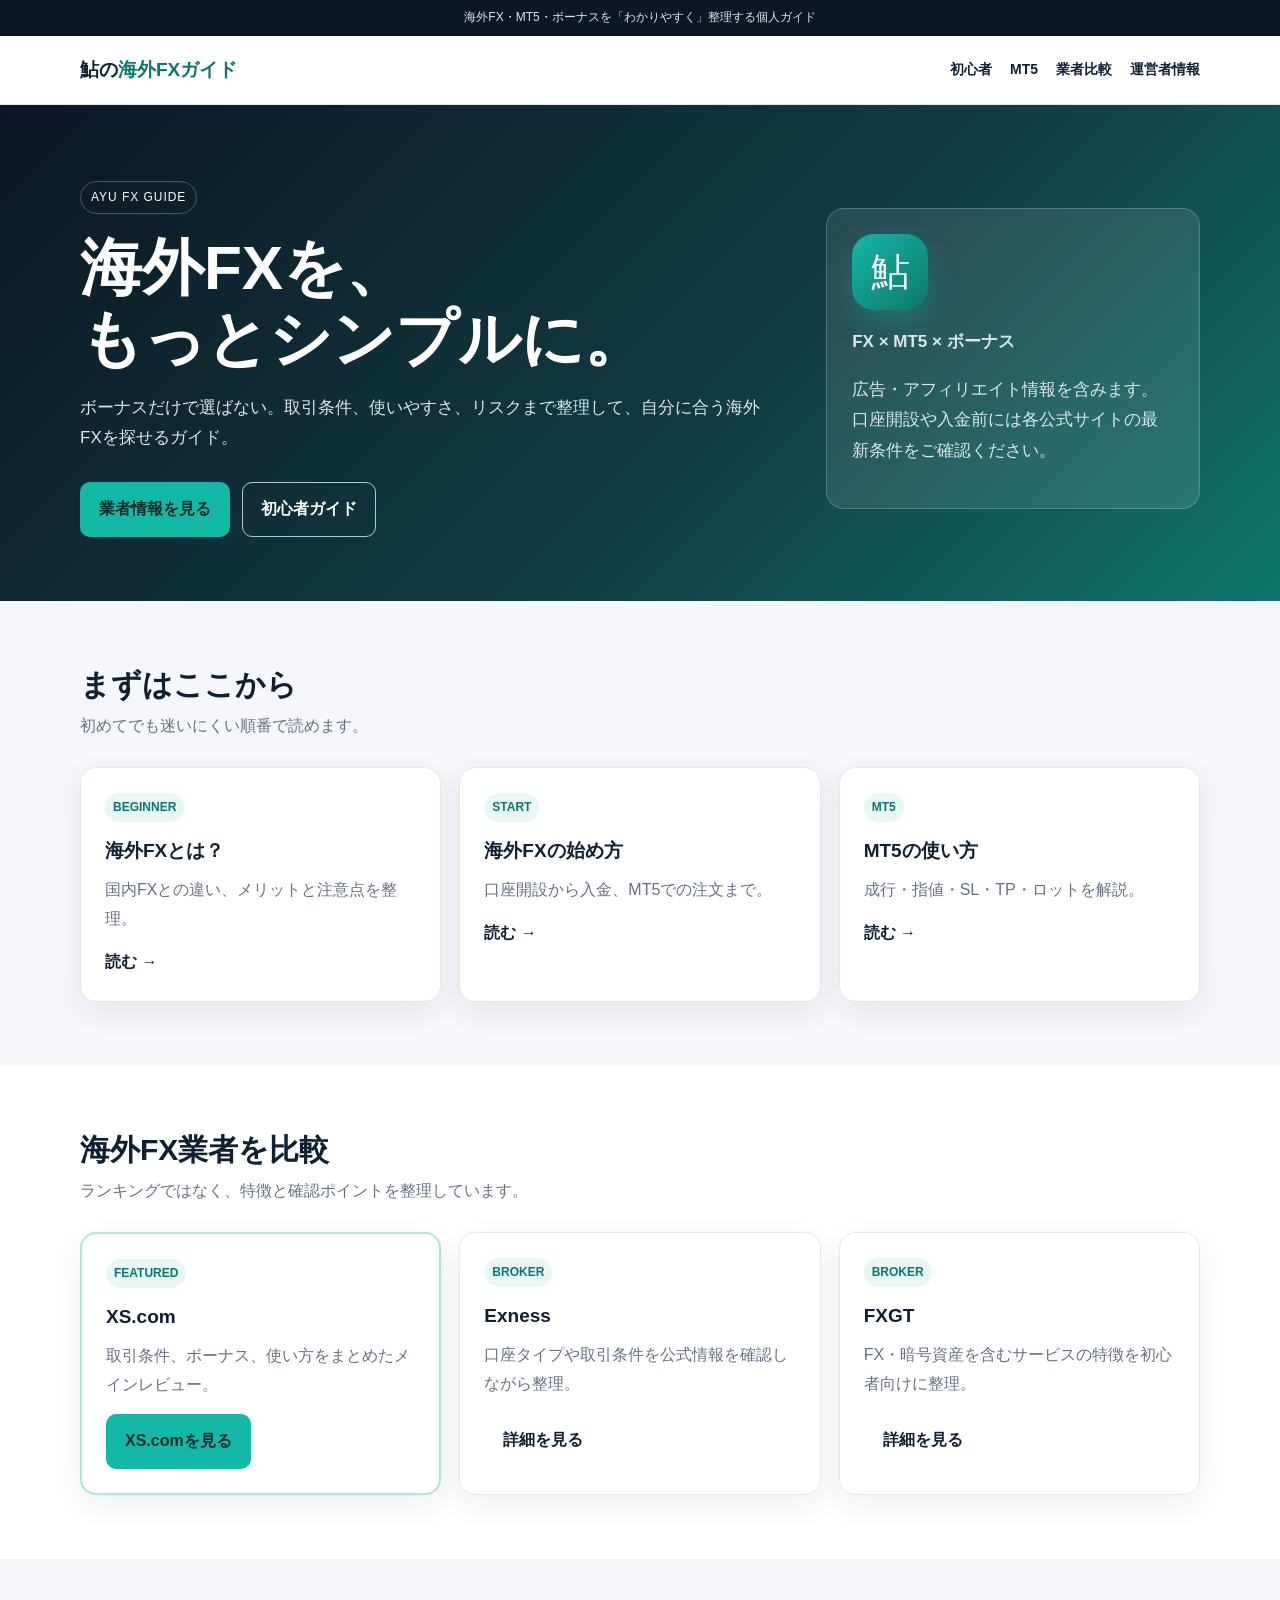
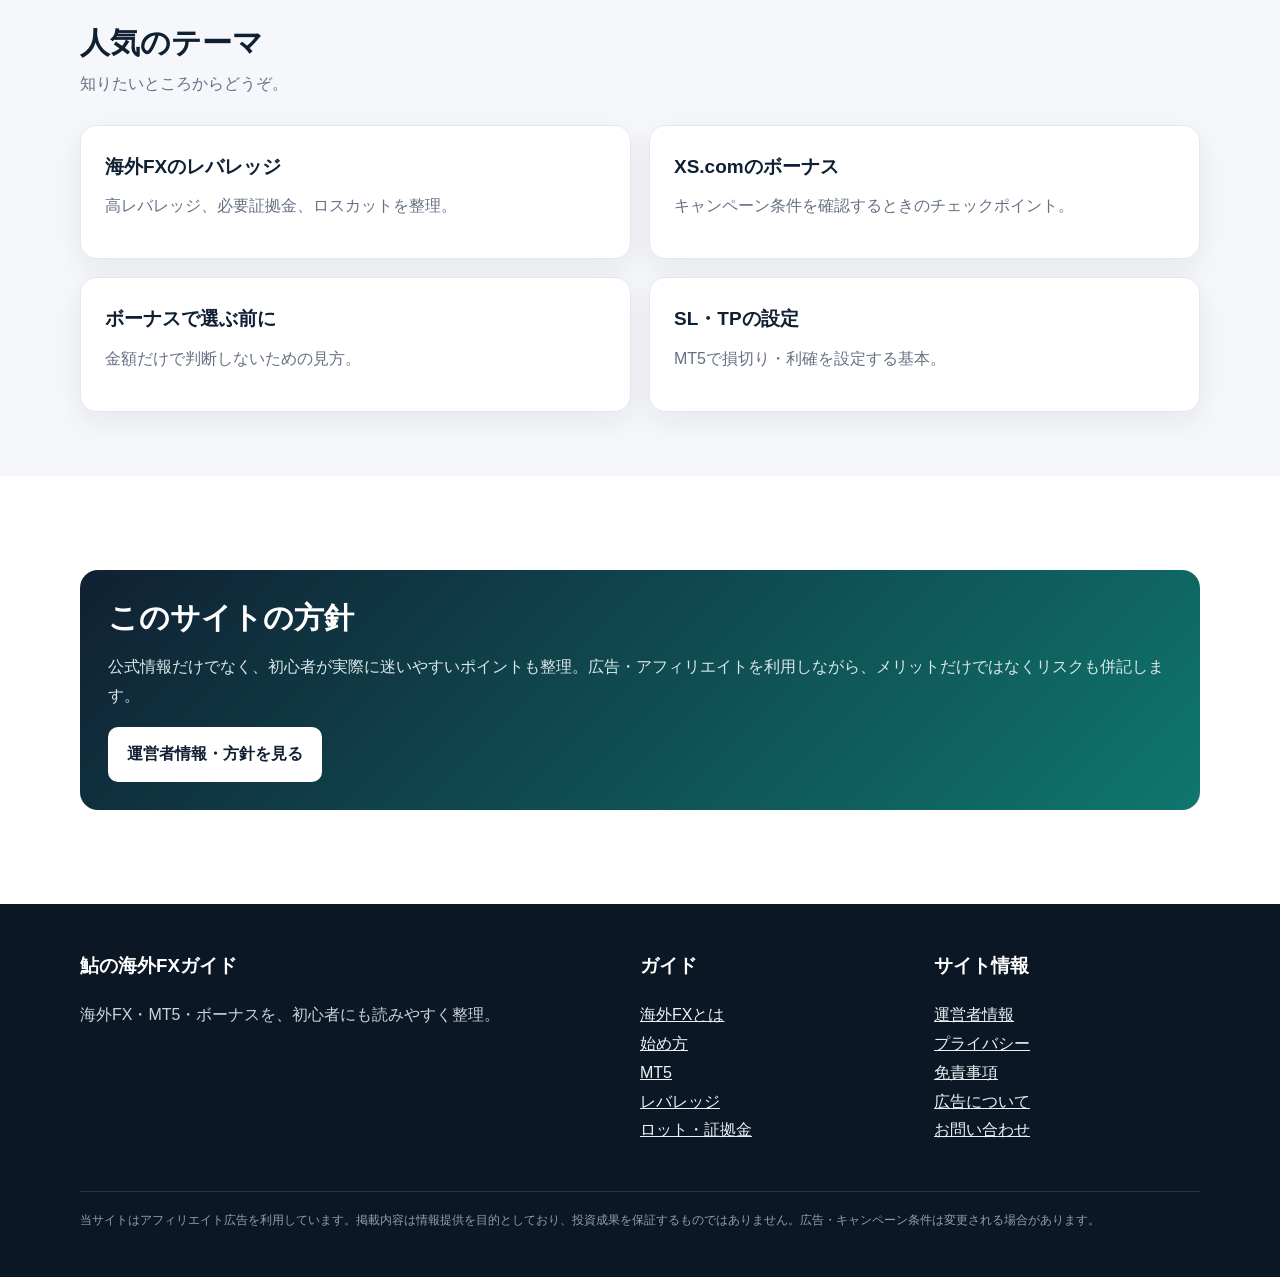
<file: index.html>
<!doctype html><html lang="ja"><head><meta charset="utf-8"><meta name="viewport" content="width=device-width,initial-scale=1"><meta name="description" content="海外FX初心者向けに、口座選び、MT5、レバレッジ、ボーナスなどをわかりやすく整理する情報サイトです。"><link rel="canonical" href="https://fxnavilab.github.io/ayu--fx/"><link rel="icon" href="assets/favicon.svg"><link rel="stylesheet" href="style.css"><title>鮎の海外FXガイド｜海外FX・MT5・ボーナスをわかりやすく</title><script type="application/ld+json">{"@context":"https://schema.org","@type":"WebSite","name":"鮎の海外FXガイド","url":"https://fxnavilab.github.io/ayu--fx/","description":"海外FX・MT5・ボーナスを初心者向けに整理する情報サイト"}</script></head><body><div class="topbar">海外FX・MT5・ボーナスを「わかりやすく」整理する個人ガイド</div><header class="site-header"><div class="wrap nav"><a class="brand" href="index.html">鮎の<span>海外FXガイド</span></a><nav class="navlinks"><a href="guide/kaigai-fx-toha.html">初心者</a><a href="guide/mt5.html">MT5</a><a href="#brokers">業者比較</a><a href="about.html">運営者情報</a></nav><span class="menu">MENU</span></div></header><main><section class="hero"><div class="wrap hero-grid"><div><span class="eyebrow">AYU FX GUIDE</span><h1>海外FXを、<br>もっとシンプルに。</h1><p>ボーナスだけで選ばない。取引条件、使いやすさ、リスクまで整理して、自分に合う海外FXを探せるガイド。</p><div class="cta-row"><a class="btn btn-primary" href="brokers/xs.html">業者情報を見る</a><a class="btn btn-outline" href="guide/kaigai-fx-toha.html">初心者ガイド</a></div></div><div class="hero-card"><div class="logo-mark">鮎</div><p><strong>FX × MT5 × ボーナス</strong></p><p>広告・アフィリエイト情報を含みます。口座開設や入金前には各公式サイトの最新条件をご確認ください。</p></div></div></section><section class="section"><div class="wrap"><div class="section-head"><h2>まずはここから</h2><p class="lead">初めてでも迷いにくい順番で読めます。</p></div><div class="grid"><a class="card card-link" href="guide/kaigai-fx-toha.html"><span class="tag">BEGINNER</span><h3>海外FXとは？</h3><p>国内FXとの違い、メリットと注意点を整理。</p><b>読む →</b></a><a class="card card-link" href="guide/hajimekata.html"><span class="tag">START</span><h3>海外FXの始め方</h3><p>口座開設から入金、MT5での注文まで。</p><b>読む →</b></a><a class="card card-link" href="guide/mt5.html"><span class="tag">MT5</span><h3>MT5の使い方</h3><p>成行・指値・SL・TP・ロットを解説。</p><b>読む →</b></a></div></div></section><section class="section alt" id="brokers"><div class="wrap"><div class="section-head"><h2>海外FX業者を比較</h2><p class="lead">ランキングではなく、特徴と確認ポイントを整理しています。</p></div><div class="grid"><div class="card broker-card featured"><span class="tag">FEATURED</span><h3>XS.com</h3><p>取引条件、ボーナス、使い方をまとめたメインレビュー。</p><a class="btn btn-primary" href="brokers/xs.html">XS.comを見る</a></div><div class="card broker-card"><span class="tag">BROKER</span><h3>Exness</h3><p>口座タイプや取引条件を公式情報を確認しながら整理。</p><a class="btn btn-light" href="brokers/exness.html">詳細を見る</a></div><div class="card broker-card"><span class="tag">BROKER</span><h3>FXGT</h3><p>FX・暗号資産を含むサービスの特徴を初心者向けに整理。</p><a class="btn btn-light" href="brokers/fxgt.html">詳細を見る</a></div></div></div></section><section class="section"><div class="wrap"><div class="section-head"><h2>人気のテーマ</h2><p class="lead">知りたいところからどうぞ。</p></div><div class="grid grid-2"><a class="card card-link" href="guide/leverage.html"><h3>海外FXのレバレッジ</h3><p>高レバレッジ、必要証拠金、ロスカットを整理。</p></a><a class="card card-link" href="guide/xs-bonus.html"><h3>XS.comのボーナス</h3><p>キャンペーン条件を確認するときのチェックポイント。</p></a><a class="card card-link" href="guide/bonus-check.html"><h3>ボーナスで選ぶ前に</h3><p>金額だけで判断しないための見方。</p></a><a class="card card-link" href="guide/sl-tp.html"><h3>SL・TPの設定</h3><p>MT5で損切り・利確を設定する基本。</p></a></div></div></section><section class="section alt"><div class="wrap"><div class="cta-box"><h2>このサイトの方針</h2><p>公式情報だけでなく、初心者が実際に迷いやすいポイントも整理。広告・アフィリエイトを利用しながら、メリットだけではなくリスクも併記します。</p><a class="btn btn-light" href="about.html">運営者情報・方針を見る</a></div></div></section></main><footer class="footer"><div class="wrap footer-grid"><div><h3>鮎の海外FXガイド</h3><p>海外FX・MT5・ボーナスを、初心者にも読みやすく整理。</p></div><div><h3>ガイド</h3><p><a href="guide/kaigai-fx-toha.html">海外FXとは</a><br><a href="guide/hajimekata.html">始め方</a><br><a href="guide/mt5.html">MT5</a><br><a href="guide/leverage.html">レバレッジ</a><br><a href="guide/lot.html">ロット・証拠金</a></p></div><div><h3>サイト情報</h3><p><a href="about.html">運営者情報</a><br><a href="privacy.html">プライバシー</a><br><a href="disclaimer.html">免責事項</a><br><a href="affiliate.html">広告について</a><br><a href="contact.html">お問い合わせ</a></p></div></div><div class="wrap disclosure">当サイトはアフィリエイト広告を利用しています。掲載内容は情報提供を目的としており、投資成果を保証するものではありません。広告・キャンペーン条件は変更される場合があります。</div></footer></body></html>
</file>
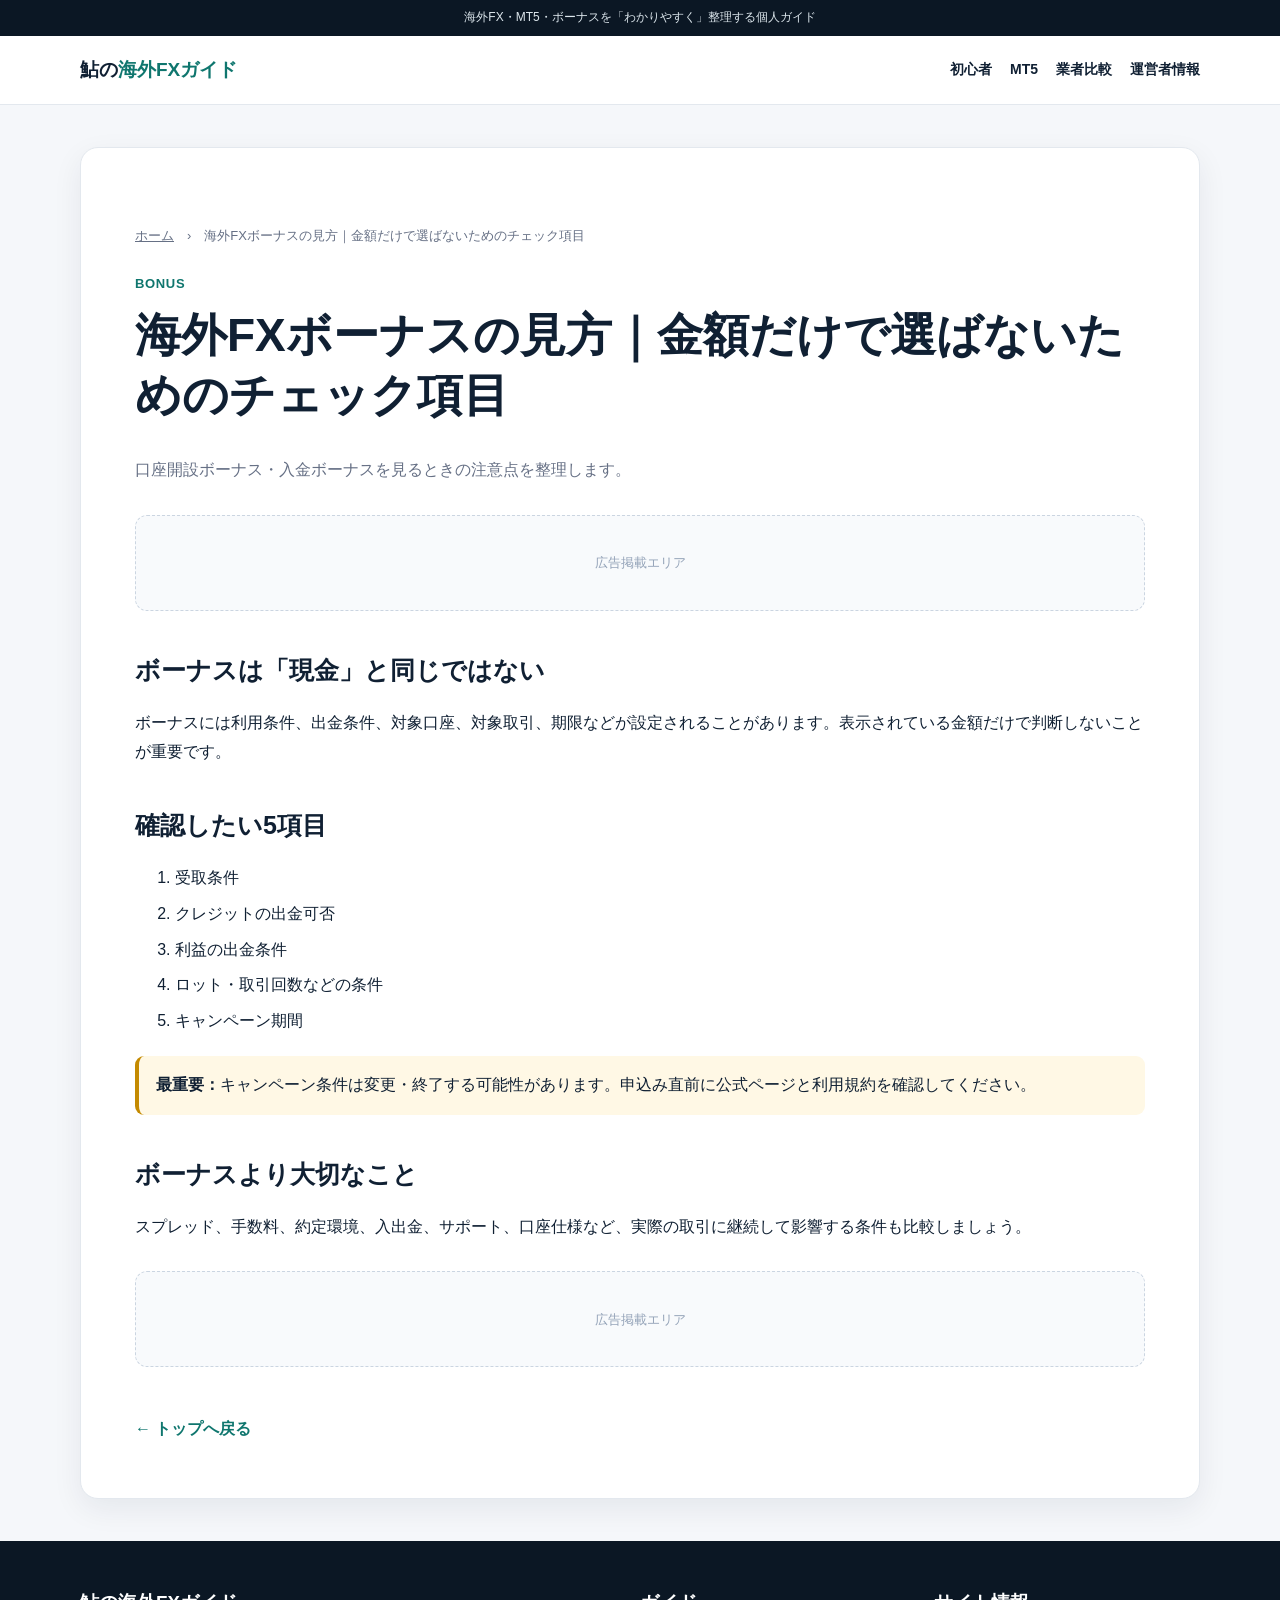
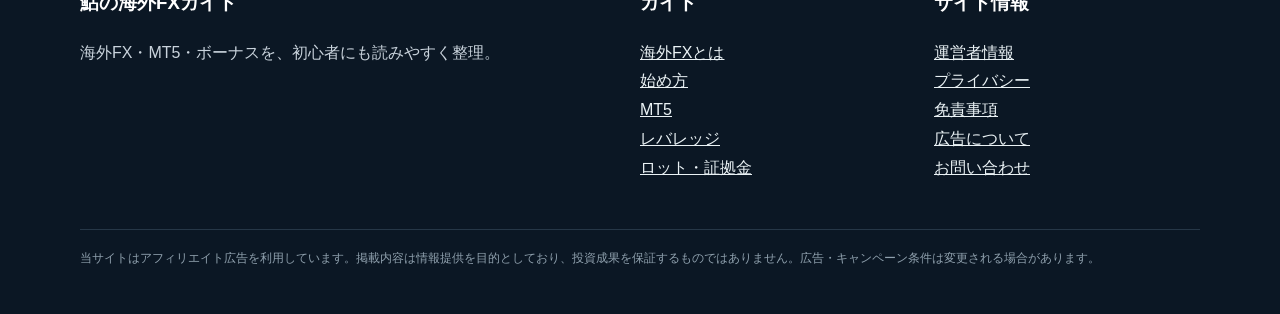
<file: bonus-check.html>
<!doctype html><html lang="ja"><head><meta charset="utf-8"><meta name="viewport" content="width=device-width,initial-scale=1"><meta name="description" content="口座開設ボーナス・入金ボーナスを見るときの注意点を整理します。"><link rel="canonical" href="https://fxnavilab.github.io/ayu--fx/guide/bonus-check.html"><link rel="icon" href="../assets/favicon.svg"><link rel="stylesheet" href="../style.css"><title>海外FXボーナスの見方｜金額だけで選ばないためのチェック項目｜鮎の海外FXガイド</title><script type="application/ld+json">{"@context":"https://schema.org","@type":"WebSite","name":"鮎の海外FXガイド","url":"https://fxnavilab.github.io/ayu--fx/","description":"海外FX・MT5・ボーナスを初心者向けに整理する情報サイト"}</script></head><body><div class="topbar">海外FX・MT5・ボーナスを「わかりやすく」整理する個人ガイド</div><header class="site-header"><div class="wrap nav"><a class="brand" href="../index.html">鮎の<span>海外FXガイド</span></a><nav class="navlinks"><a href="../guide/kaigai-fx-toha.html">初心者</a><a href="../guide/mt5.html">MT5</a><a href="../#brokers">業者比較</a><a href="../about.html">運営者情報</a></nav><span class="menu">MENU</span></div></header><main><div class="wrap"><div class="article"><div class="breadcrumb"><a href="../index.html">ホーム</a>　›　海外FXボーナスの見方｜金額だけで選ばないためのチェック項目</div><span class="kicker">BONUS</span><h1>海外FXボーナスの見方｜金額だけで選ばないためのチェック項目</h1><p class="lead">口座開設ボーナス・入金ボーナスを見るときの注意点を整理します。</p><div class="ad-slot" aria-label="広告掲載エリア">広告掲載エリア</div><h2>ボーナスは「現金」と同じではない</h2><p>ボーナスには利用条件、出金条件、対象口座、対象取引、期限などが設定されることがあります。表示されている金額だけで判断しないことが重要です。</p><h2>確認したい5項目</h2><ol><li>受取条件</li><li>クレジットの出金可否</li><li>利益の出金条件</li><li>ロット・取引回数などの条件</li><li>キャンペーン期間</li></ol><div class="warning"><strong>最重要：</strong>キャンペーン条件は変更・終了する可能性があります。申込み直前に公式ページと利用規約を確認してください。</div><h2>ボーナスより大切なこと</h2><p>スプレッド、手数料、約定環境、入出金、サポート、口座仕様など、実際の取引に継続して影響する条件も比較しましょう。</p><div class="ad-slot" aria-label="広告掲載エリア">広告掲載エリア</div><a class="back" href="../index.html">← トップへ戻る</a></div></div></main><footer class="footer"><div class="wrap footer-grid"><div><h3>鮎の海外FXガイド</h3><p>海外FX・MT5・ボーナスを、初心者にも読みやすく整理。</p></div><div><h3>ガイド</h3><p><a href="../guide/kaigai-fx-toha.html">海外FXとは</a><br><a href="../guide/hajimekata.html">始め方</a><br><a href="../guide/mt5.html">MT5</a><br><a href="../guide/leverage.html">レバレッジ</a><br><a href="../guide/lot.html">ロット・証拠金</a></p></div><div><h3>サイト情報</h3><p><a href="../about.html">運営者情報</a><br><a href="../privacy.html">プライバシー</a><br><a href="../disclaimer.html">免責事項</a><br><a href="../affiliate.html">広告について</a><br><a href="../contact.html">お問い合わせ</a></p></div></div><div class="wrap disclosure">当サイトはアフィリエイト広告を利用しています。掲載内容は情報提供を目的としており、投資成果を保証するものではありません。広告・キャンペーン条件は変更される場合があります。</div></footer></body></html>
</file>
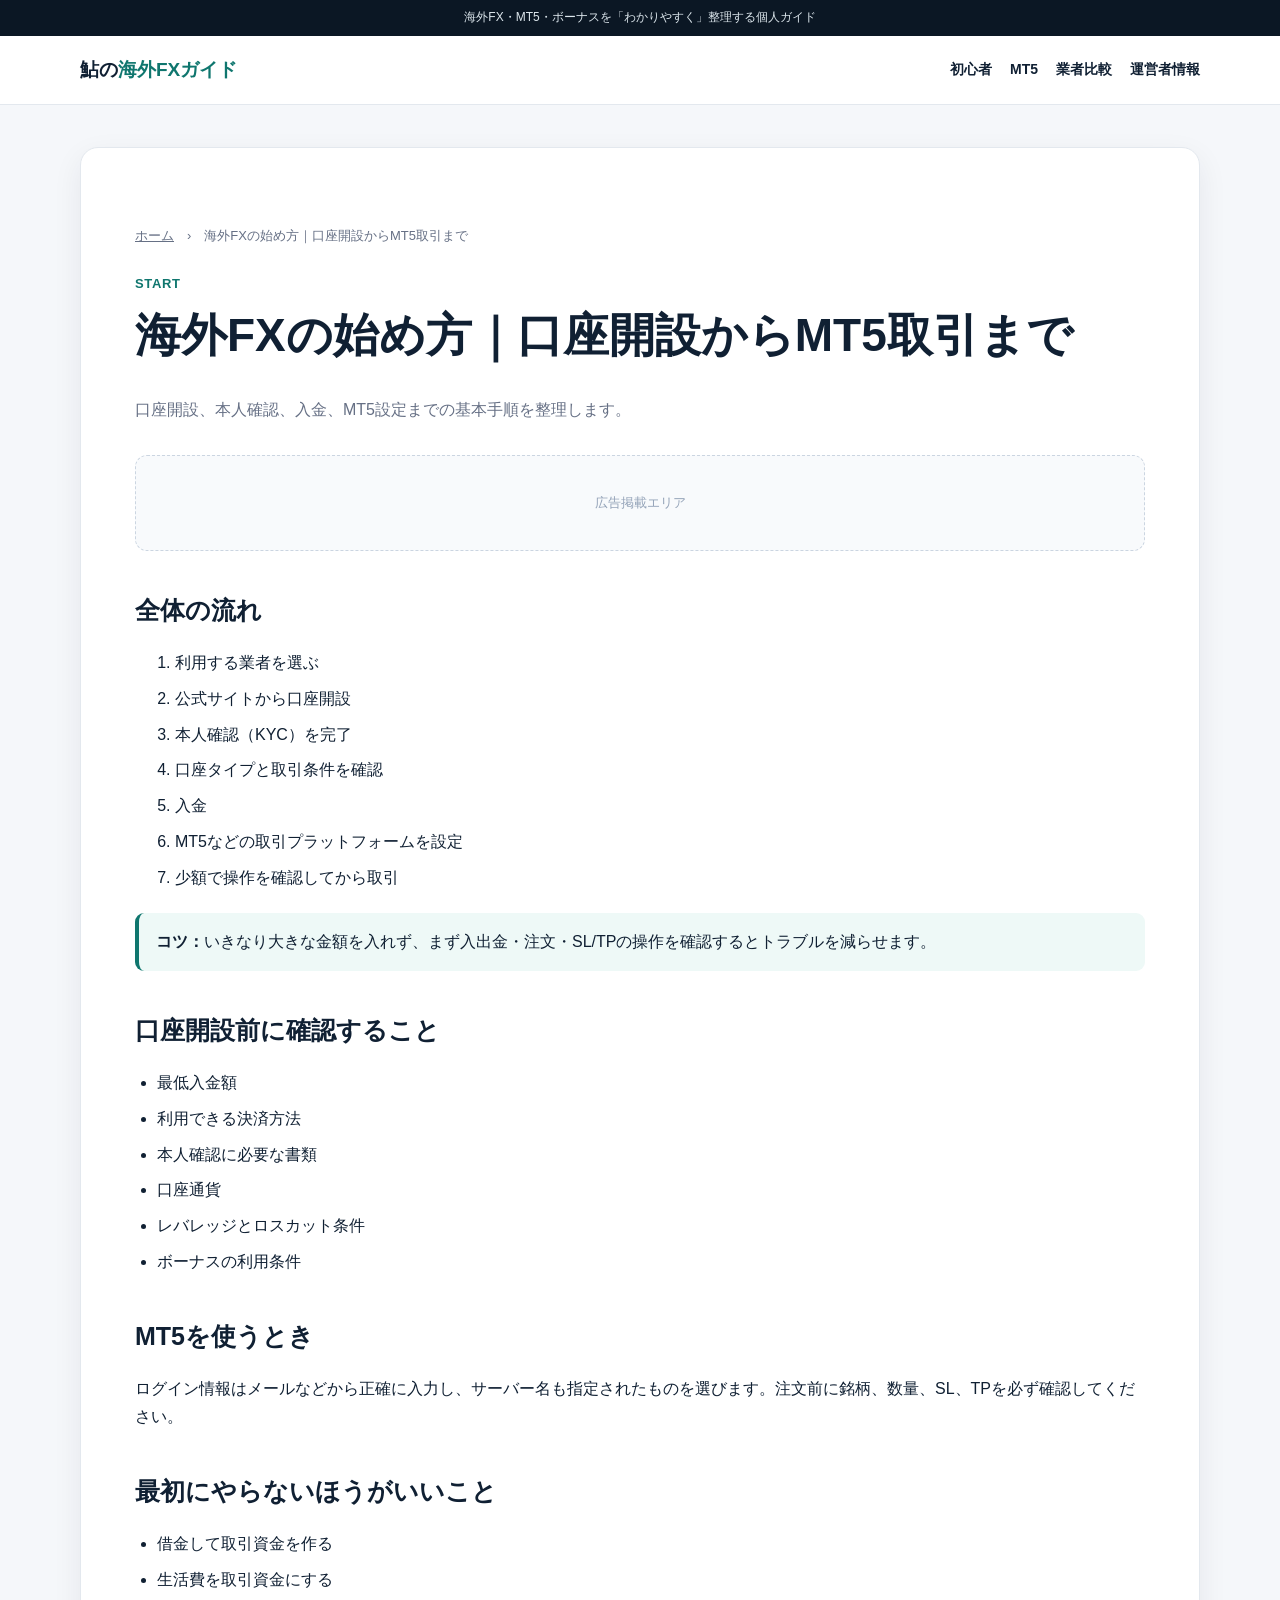
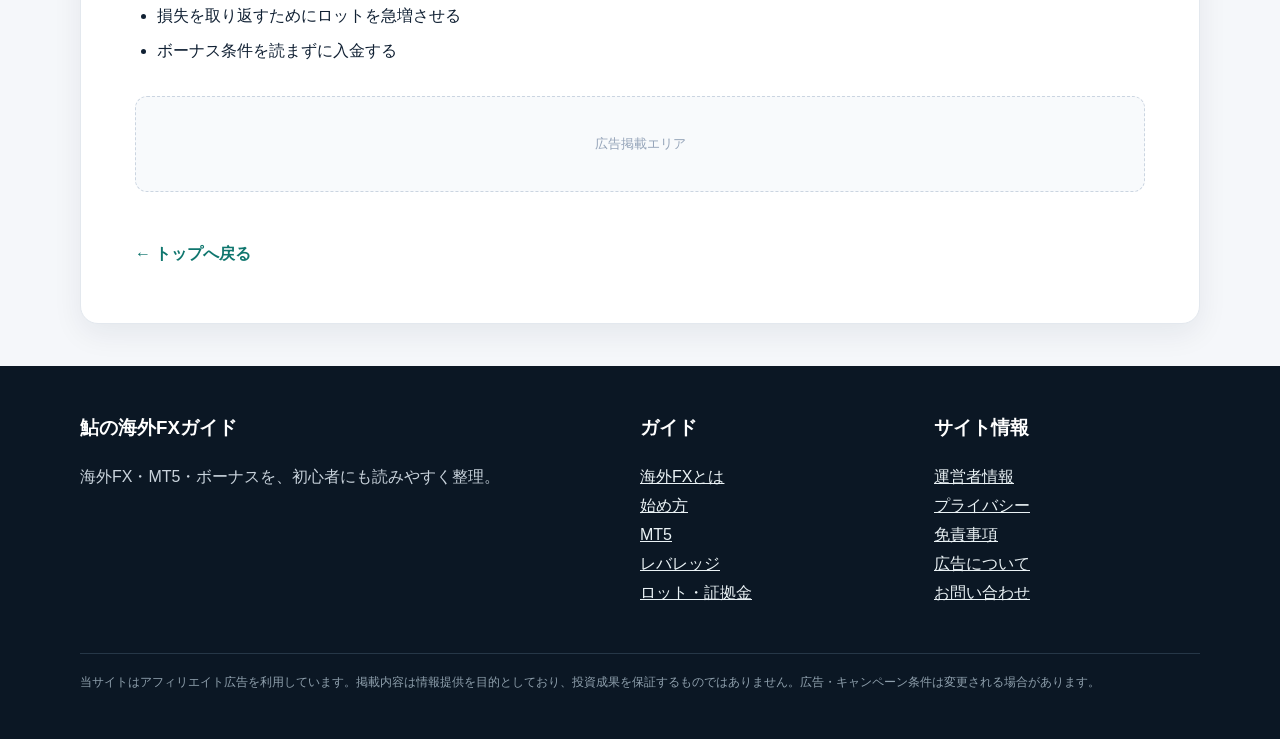
<file: hajimekata.html>
<!doctype html><html lang="ja"><head><meta charset="utf-8"><meta name="viewport" content="width=device-width,initial-scale=1"><meta name="description" content="口座開設、本人確認、入金、MT5設定までの基本手順を整理します。"><link rel="canonical" href="https://fxnavilab.github.io/ayu--fx/guide/hajimekata.html"><link rel="icon" href="../assets/favicon.svg"><link rel="stylesheet" href="../style.css"><title>海外FXの始め方｜口座開設からMT5取引まで｜鮎の海外FXガイド</title><script type="application/ld+json">{"@context":"https://schema.org","@type":"WebSite","name":"鮎の海外FXガイド","url":"https://fxnavilab.github.io/ayu--fx/","description":"海外FX・MT5・ボーナスを初心者向けに整理する情報サイト"}</script></head><body><div class="topbar">海外FX・MT5・ボーナスを「わかりやすく」整理する個人ガイド</div><header class="site-header"><div class="wrap nav"><a class="brand" href="../index.html">鮎の<span>海外FXガイド</span></a><nav class="navlinks"><a href="../guide/kaigai-fx-toha.html">初心者</a><a href="../guide/mt5.html">MT5</a><a href="../#brokers">業者比較</a><a href="../about.html">運営者情報</a></nav><span class="menu">MENU</span></div></header><main><div class="wrap"><div class="article"><div class="breadcrumb"><a href="../index.html">ホーム</a>　›　海外FXの始め方｜口座開設からMT5取引まで</div><span class="kicker">START</span><h1>海外FXの始め方｜口座開設からMT5取引まで</h1><p class="lead">口座開設、本人確認、入金、MT5設定までの基本手順を整理します。</p><div class="ad-slot" aria-label="広告掲載エリア">広告掲載エリア</div><h2>全体の流れ</h2><ol><li>利用する業者を選ぶ</li><li>公式サイトから口座開設</li><li>本人確認（KYC）を完了</li><li>口座タイプと取引条件を確認</li><li>入金</li><li>MT5などの取引プラットフォームを設定</li><li>少額で操作を確認してから取引</li></ol><div class="note"><strong>コツ：</strong>いきなり大きな金額を入れず、まず入出金・注文・SL/TPの操作を確認するとトラブルを減らせます。</div><h2>口座開設前に確認すること</h2><ul><li>最低入金額</li><li>利用できる決済方法</li><li>本人確認に必要な書類</li><li>口座通貨</li><li>レバレッジとロスカット条件</li><li>ボーナスの利用条件</li></ul><h2>MT5を使うとき</h2><p>ログイン情報はメールなどから正確に入力し、サーバー名も指定されたものを選びます。注文前に銘柄、数量、SL、TPを必ず確認してください。</p><h2>最初にやらないほうがいいこと</h2><ul><li>借金して取引資金を作る</li><li>生活費を取引資金にする</li><li>損失を取り返すためにロットを急増させる</li><li>ボーナス条件を読まずに入金する</li></ul><div class="ad-slot" aria-label="広告掲載エリア">広告掲載エリア</div><a class="back" href="../index.html">← トップへ戻る</a></div></div></main><footer class="footer"><div class="wrap footer-grid"><div><h3>鮎の海外FXガイド</h3><p>海外FX・MT5・ボーナスを、初心者にも読みやすく整理。</p></div><div><h3>ガイド</h3><p><a href="../guide/kaigai-fx-toha.html">海外FXとは</a><br><a href="../guide/hajimekata.html">始め方</a><br><a href="../guide/mt5.html">MT5</a><br><a href="../guide/leverage.html">レバレッジ</a><br><a href="../guide/lot.html">ロット・証拠金</a></p></div><div><h3>サイト情報</h3><p><a href="../about.html">運営者情報</a><br><a href="../privacy.html">プライバシー</a><br><a href="../disclaimer.html">免責事項</a><br><a href="../affiliate.html">広告について</a><br><a href="../contact.html">お問い合わせ</a></p></div></div><div class="wrap disclosure">当サイトはアフィリエイト広告を利用しています。掲載内容は情報提供を目的としており、投資成果を保証するものではありません。広告・キャンペーン条件は変更される場合があります。</div></footer></body></html>
</file>
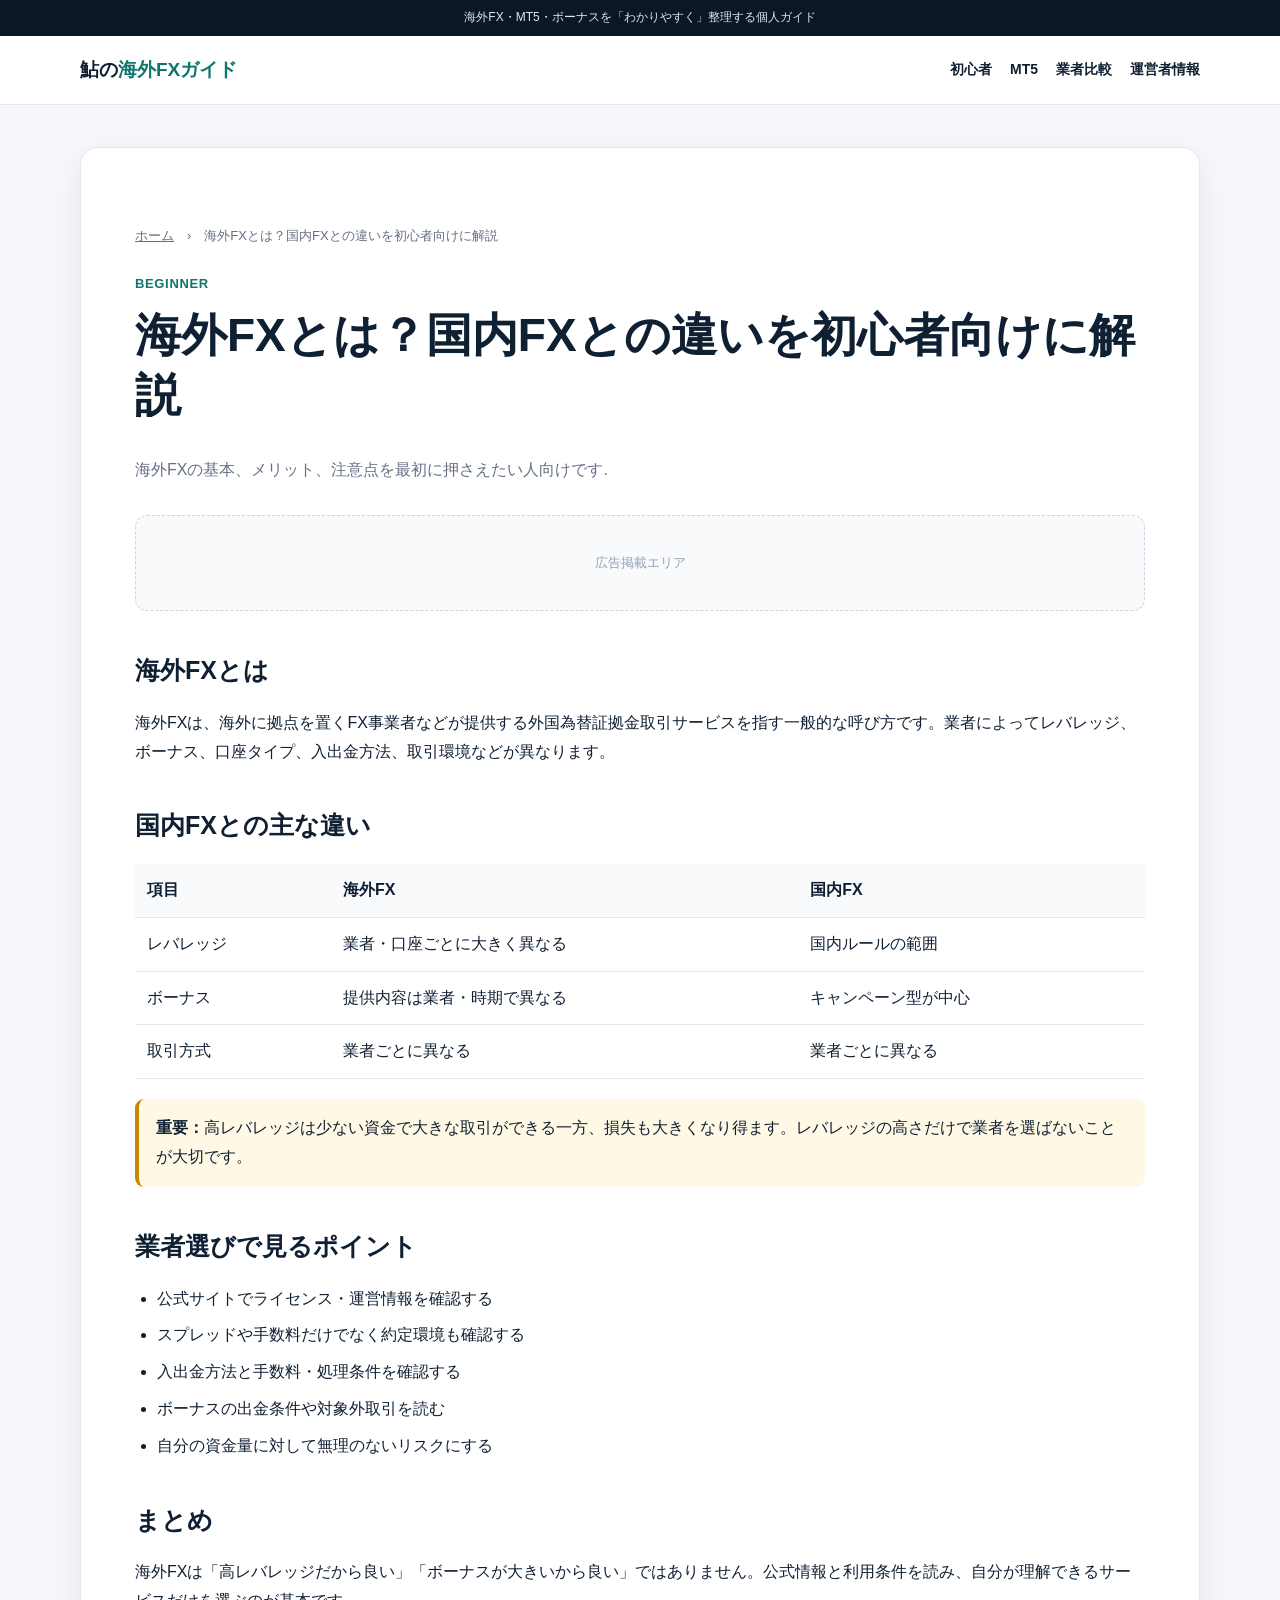
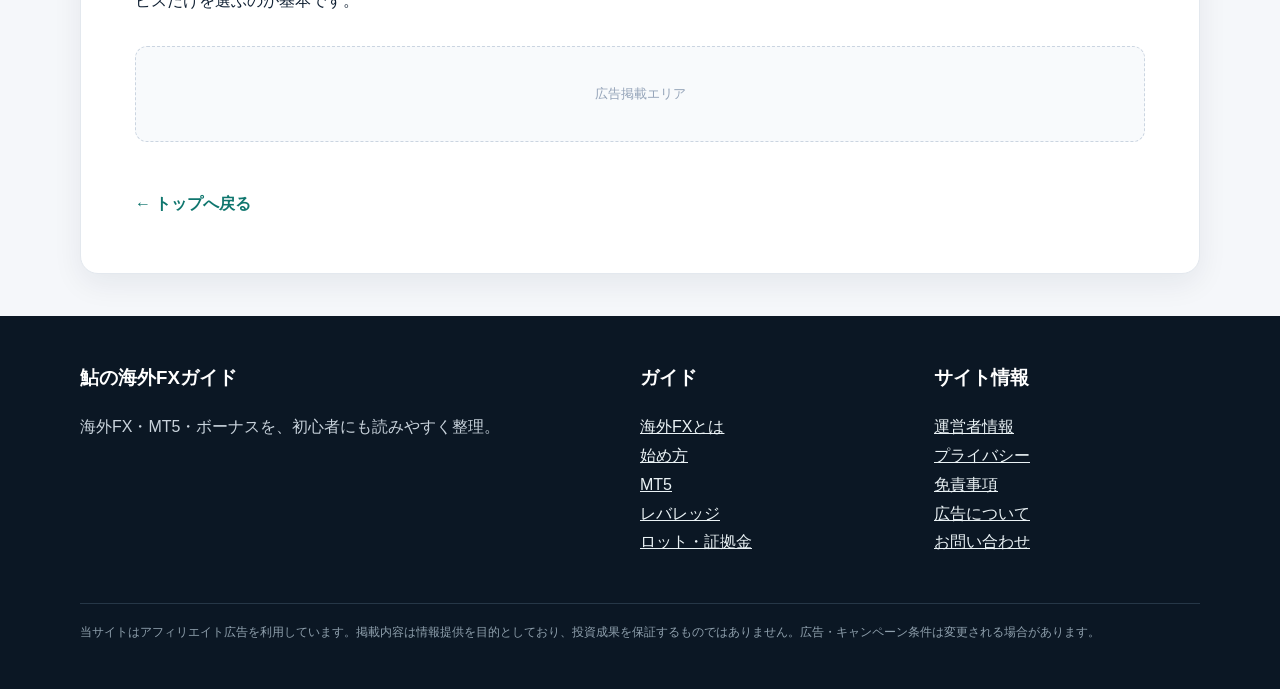
<file: kaigai-fx-toha.html>
<!doctype html><html lang="ja"><head><meta charset="utf-8"><meta name="viewport" content="width=device-width,initial-scale=1"><meta name="description" content="海外FXの基本、メリット、注意点を最初に押さえたい人向けです."><link rel="canonical" href="https://fxnavilab.github.io/ayu--fx/guide/kaigai-fx-toha.html"><link rel="icon" href="../assets/favicon.svg"><link rel="stylesheet" href="../style.css"><title>海外FXとは？国内FXとの違いを初心者向けに解説｜鮎の海外FXガイド</title><script type="application/ld+json">{"@context":"https://schema.org","@type":"WebSite","name":"鮎の海外FXガイド","url":"https://fxnavilab.github.io/ayu--fx/","description":"海外FX・MT5・ボーナスを初心者向けに整理する情報サイト"}</script></head><body><div class="topbar">海外FX・MT5・ボーナスを「わかりやすく」整理する個人ガイド</div><header class="site-header"><div class="wrap nav"><a class="brand" href="../index.html">鮎の<span>海外FXガイド</span></a><nav class="navlinks"><a href="../guide/kaigai-fx-toha.html">初心者</a><a href="../guide/mt5.html">MT5</a><a href="../#brokers">業者比較</a><a href="../about.html">運営者情報</a></nav><span class="menu">MENU</span></div></header><main><div class="wrap"><div class="article"><div class="breadcrumb"><a href="../index.html">ホーム</a>　›　海外FXとは？国内FXとの違いを初心者向けに解説</div><span class="kicker">BEGINNER</span><h1>海外FXとは？国内FXとの違いを初心者向けに解説</h1><p class="lead">海外FXの基本、メリット、注意点を最初に押さえたい人向けです.</p><div class="ad-slot" aria-label="広告掲載エリア">広告掲載エリア</div><h2>海外FXとは</h2><p>海外FXは、海外に拠点を置くFX事業者などが提供する外国為替証拠金取引サービスを指す一般的な呼び方です。業者によってレバレッジ、ボーナス、口座タイプ、入出金方法、取引環境などが異なります。</p><h2>国内FXとの主な違い</h2><div class="table-wrap"><table class="data-table"><tr><th>項目</th><th>海外FX</th><th>国内FX</th></tr><tr><td>レバレッジ</td><td>業者・口座ごとに大きく異なる</td><td>国内ルールの範囲</td></tr><tr><td>ボーナス</td><td>提供内容は業者・時期で異なる</td><td>キャンペーン型が中心</td></tr><tr><td>取引方式</td><td>業者ごとに異なる</td><td>業者ごとに異なる</td></tr></table></div><div class="warning"><strong>重要：</strong>高レバレッジは少ない資金で大きな取引ができる一方、損失も大きくなり得ます。レバレッジの高さだけで業者を選ばないことが大切です。</div><h2>業者選びで見るポイント</h2><ul class="checklist"><li>公式サイトでライセンス・運営情報を確認する</li><li>スプレッドや手数料だけでなく約定環境も確認する</li><li>入出金方法と手数料・処理条件を確認する</li><li>ボーナスの出金条件や対象外取引を読む</li><li>自分の資金量に対して無理のないリスクにする</li></ul><h2>まとめ</h2><p>海外FXは「高レバレッジだから良い」「ボーナスが大きいから良い」ではありません。公式情報と利用条件を読み、自分が理解できるサービスだけを選ぶのが基本です。</p><div class="ad-slot" aria-label="広告掲載エリア">広告掲載エリア</div><a class="back" href="../index.html">← トップへ戻る</a></div></div></main><footer class="footer"><div class="wrap footer-grid"><div><h3>鮎の海外FXガイド</h3><p>海外FX・MT5・ボーナスを、初心者にも読みやすく整理。</p></div><div><h3>ガイド</h3><p><a href="../guide/kaigai-fx-toha.html">海外FXとは</a><br><a href="../guide/hajimekata.html">始め方</a><br><a href="../guide/mt5.html">MT5</a><br><a href="../guide/leverage.html">レバレッジ</a><br><a href="../guide/lot.html">ロット・証拠金</a></p></div><div><h3>サイト情報</h3><p><a href="../about.html">運営者情報</a><br><a href="../privacy.html">プライバシー</a><br><a href="../disclaimer.html">免責事項</a><br><a href="../affiliate.html">広告について</a><br><a href="../contact.html">お問い合わせ</a></p></div></div><div class="wrap disclosure">当サイトはアフィリエイト広告を利用しています。掲載内容は情報提供を目的としており、投資成果を保証するものではありません。広告・キャンペーン条件は変更される場合があります。</div></footer></body></html>
</file>
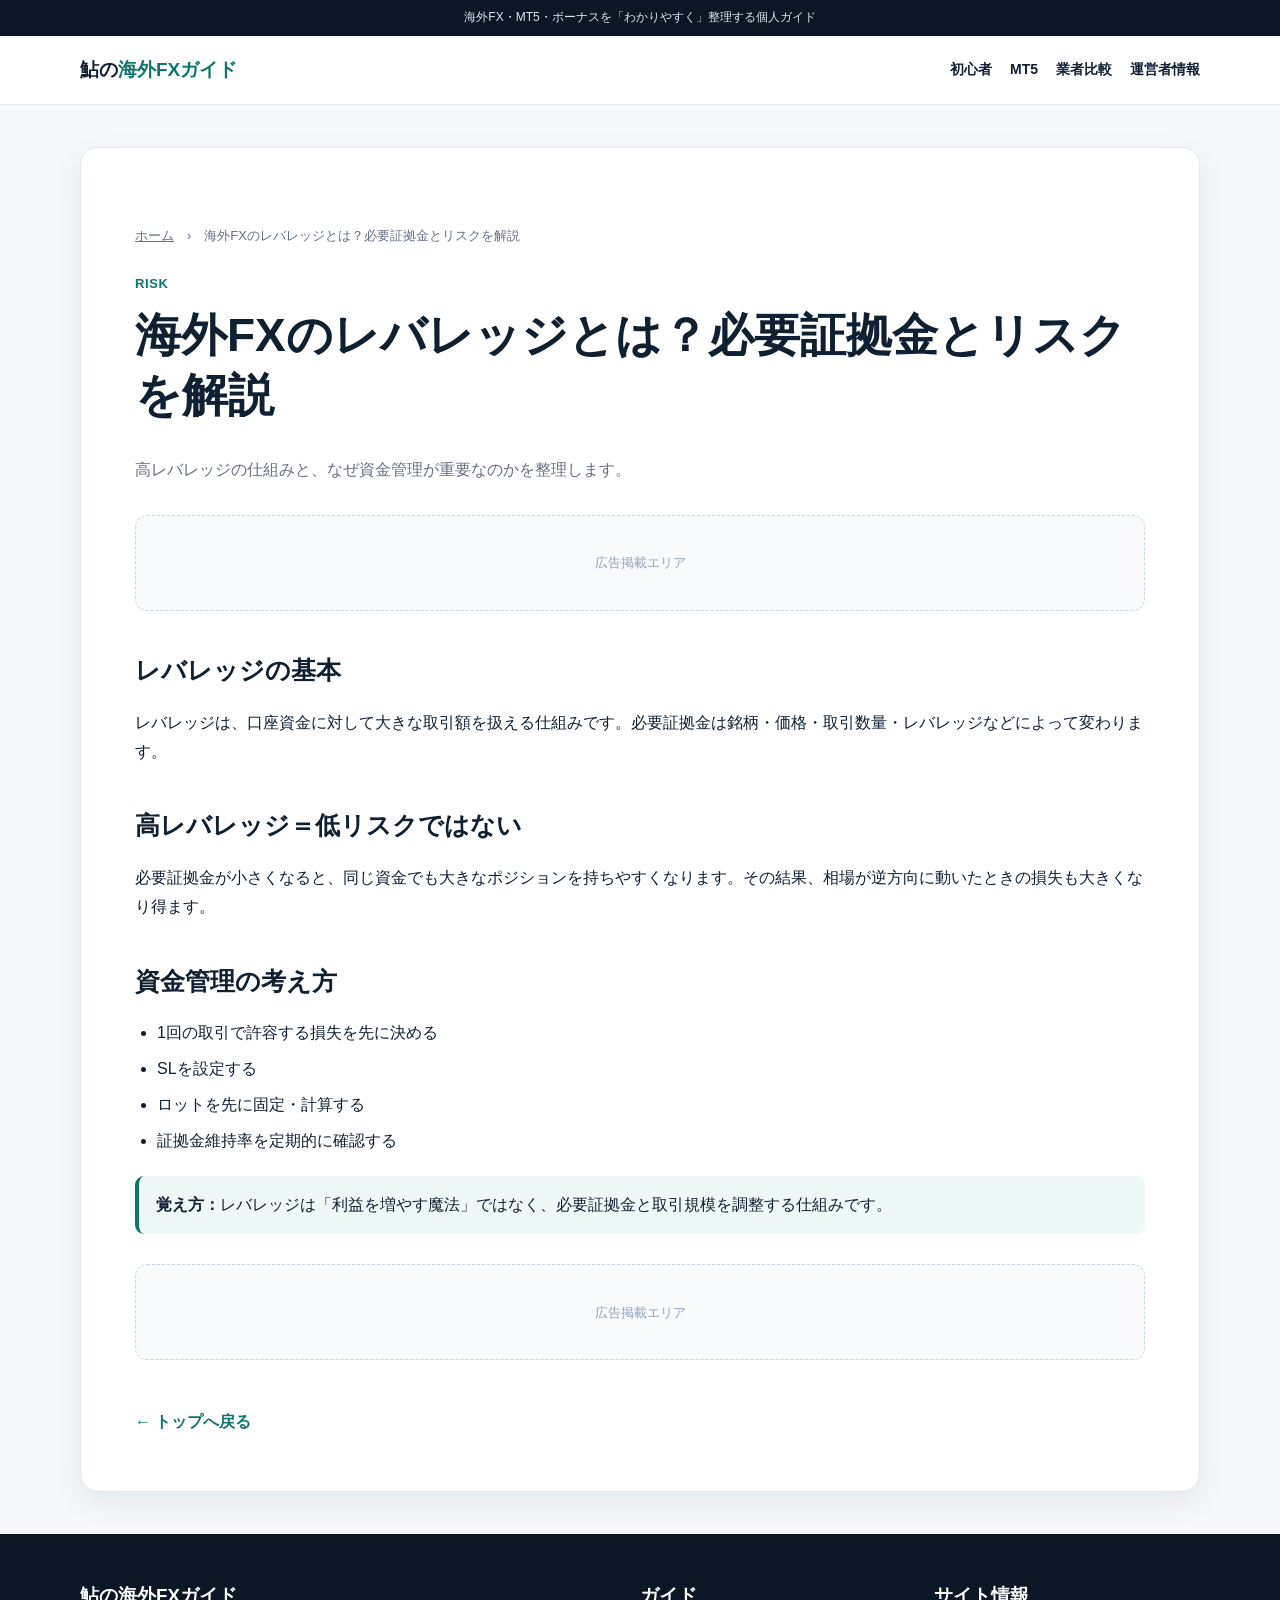
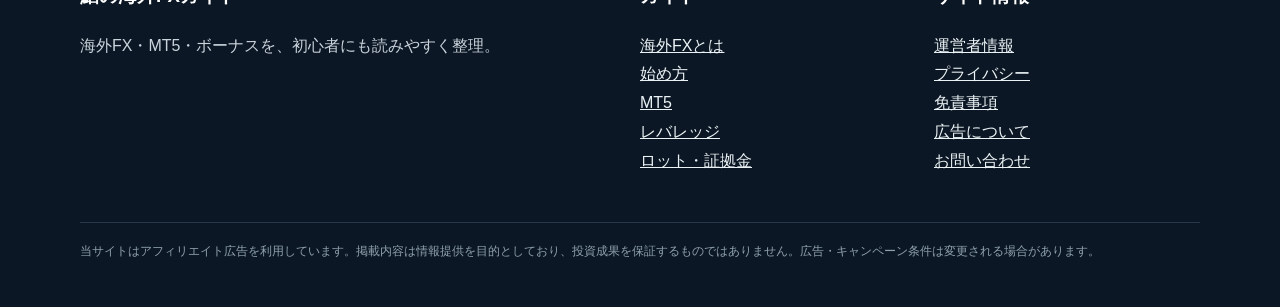
<file: leverage.html>
<!doctype html><html lang="ja"><head><meta charset="utf-8"><meta name="viewport" content="width=device-width,initial-scale=1"><meta name="description" content="高レバレッジの仕組みと、なぜ資金管理が重要なのかを整理します。"><link rel="canonical" href="https://fxnavilab.github.io/ayu--fx/guide/leverage.html"><link rel="icon" href="../assets/favicon.svg"><link rel="stylesheet" href="../style.css"><title>海外FXのレバレッジとは？必要証拠金とリスクを解説｜鮎の海外FXガイド</title><script type="application/ld+json">{"@context":"https://schema.org","@type":"WebSite","name":"鮎の海外FXガイド","url":"https://fxnavilab.github.io/ayu--fx/","description":"海外FX・MT5・ボーナスを初心者向けに整理する情報サイト"}</script></head><body><div class="topbar">海外FX・MT5・ボーナスを「わかりやすく」整理する個人ガイド</div><header class="site-header"><div class="wrap nav"><a class="brand" href="../index.html">鮎の<span>海外FXガイド</span></a><nav class="navlinks"><a href="../guide/kaigai-fx-toha.html">初心者</a><a href="../guide/mt5.html">MT5</a><a href="../#brokers">業者比較</a><a href="../about.html">運営者情報</a></nav><span class="menu">MENU</span></div></header><main><div class="wrap"><div class="article"><div class="breadcrumb"><a href="../index.html">ホーム</a>　›　海外FXのレバレッジとは？必要証拠金とリスクを解説</div><span class="kicker">RISK</span><h1>海外FXのレバレッジとは？必要証拠金とリスクを解説</h1><p class="lead">高レバレッジの仕組みと、なぜ資金管理が重要なのかを整理します。</p><div class="ad-slot" aria-label="広告掲載エリア">広告掲載エリア</div><h2>レバレッジの基本</h2><p>レバレッジは、口座資金に対して大きな取引額を扱える仕組みです。必要証拠金は銘柄・価格・取引数量・レバレッジなどによって変わります。</p><h2>高レバレッジ＝低リスクではない</h2><p>必要証拠金が小さくなると、同じ資金でも大きなポジションを持ちやすくなります。その結果、相場が逆方向に動いたときの損失も大きくなり得ます。</p><h2>資金管理の考え方</h2><ul><li>1回の取引で許容する損失を先に決める</li><li>SLを設定する</li><li>ロットを先に固定・計算する</li><li>証拠金維持率を定期的に確認する</li></ul><div class="note"><strong>覚え方：</strong>レバレッジは「利益を増やす魔法」ではなく、必要証拠金と取引規模を調整する仕組みです。</div><div class="ad-slot" aria-label="広告掲載エリア">広告掲載エリア</div><a class="back" href="../index.html">← トップへ戻る</a></div></div></main><footer class="footer"><div class="wrap footer-grid"><div><h3>鮎の海外FXガイド</h3><p>海外FX・MT5・ボーナスを、初心者にも読みやすく整理。</p></div><div><h3>ガイド</h3><p><a href="../guide/kaigai-fx-toha.html">海外FXとは</a><br><a href="../guide/hajimekata.html">始め方</a><br><a href="../guide/mt5.html">MT5</a><br><a href="../guide/leverage.html">レバレッジ</a><br><a href="../guide/lot.html">ロット・証拠金</a></p></div><div><h3>サイト情報</h3><p><a href="../about.html">運営者情報</a><br><a href="../privacy.html">プライバシー</a><br><a href="../disclaimer.html">免責事項</a><br><a href="../affiliate.html">広告について</a><br><a href="../contact.html">お問い合わせ</a></p></div></div><div class="wrap disclosure">当サイトはアフィリエイト広告を利用しています。掲載内容は情報提供を目的としており、投資成果を保証するものではありません。広告・キャンペーン条件は変更される場合があります。</div></footer></body></html>
</file>
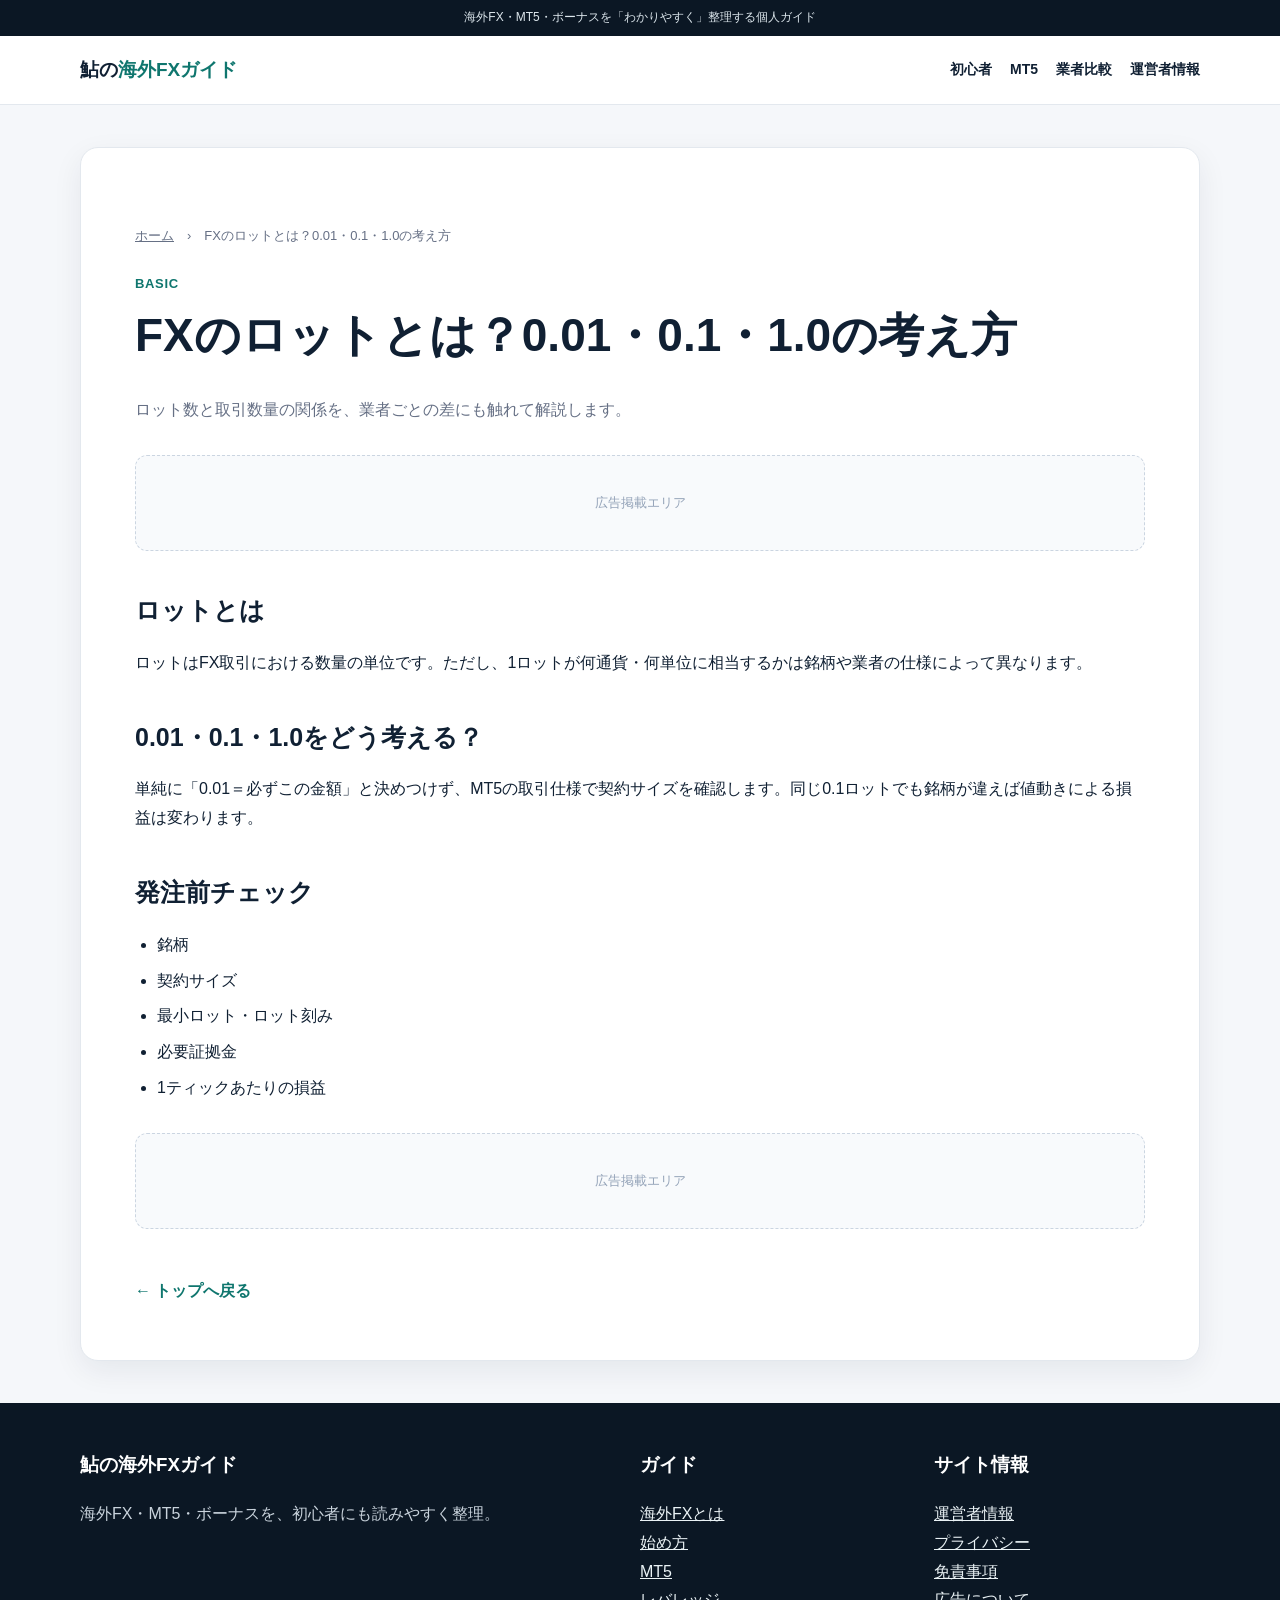
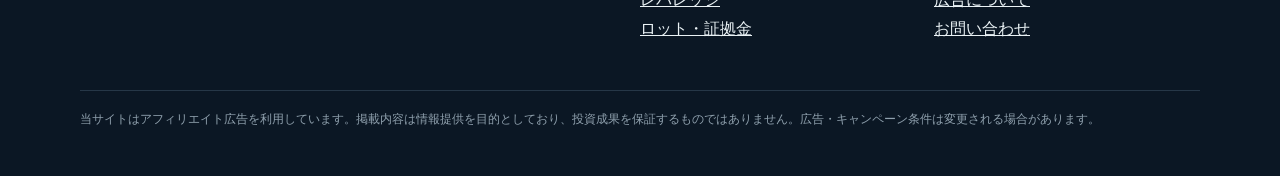
<file: lot.html>
<!doctype html><html lang="ja"><head><meta charset="utf-8"><meta name="viewport" content="width=device-width,initial-scale=1"><meta name="description" content="ロット数と取引数量の関係を、業者ごとの差にも触れて解説します。"><link rel="canonical" href="https://fxnavilab.github.io/ayu--fx/guide/lot.html"><link rel="icon" href="../assets/favicon.svg"><link rel="stylesheet" href="../style.css"><title>FXのロットとは？0.01・0.1・1.0の考え方｜鮎の海外FXガイド</title><script type="application/ld+json">{"@context":"https://schema.org","@type":"WebSite","name":"鮎の海外FXガイド","url":"https://fxnavilab.github.io/ayu--fx/","description":"海外FX・MT5・ボーナスを初心者向けに整理する情報サイト"}</script></head><body><div class="topbar">海外FX・MT5・ボーナスを「わかりやすく」整理する個人ガイド</div><header class="site-header"><div class="wrap nav"><a class="brand" href="../index.html">鮎の<span>海外FXガイド</span></a><nav class="navlinks"><a href="../guide/kaigai-fx-toha.html">初心者</a><a href="../guide/mt5.html">MT5</a><a href="../#brokers">業者比較</a><a href="../about.html">運営者情報</a></nav><span class="menu">MENU</span></div></header><main><div class="wrap"><div class="article"><div class="breadcrumb"><a href="../index.html">ホーム</a>　›　FXのロットとは？0.01・0.1・1.0の考え方</div><span class="kicker">BASIC</span><h1>FXのロットとは？0.01・0.1・1.0の考え方</h1><p class="lead">ロット数と取引数量の関係を、業者ごとの差にも触れて解説します。</p><div class="ad-slot" aria-label="広告掲載エリア">広告掲載エリア</div><h2>ロットとは</h2><p>ロットはFX取引における数量の単位です。ただし、1ロットが何通貨・何単位に相当するかは銘柄や業者の仕様によって異なります。</p><h2>0.01・0.1・1.0をどう考える？</h2><p>単純に「0.01＝必ずこの金額」と決めつけず、MT5の取引仕様で契約サイズを確認します。同じ0.1ロットでも銘柄が違えば値動きによる損益は変わります。</p><h2>発注前チェック</h2><ul><li>銘柄</li><li>契約サイズ</li><li>最小ロット・ロット刻み</li><li>必要証拠金</li><li>1ティックあたりの損益</li></ul><div class="ad-slot" aria-label="広告掲載エリア">広告掲載エリア</div><a class="back" href="../index.html">← トップへ戻る</a></div></div></main><footer class="footer"><div class="wrap footer-grid"><div><h3>鮎の海外FXガイド</h3><p>海外FX・MT5・ボーナスを、初心者にも読みやすく整理。</p></div><div><h3>ガイド</h3><p><a href="../guide/kaigai-fx-toha.html">海外FXとは</a><br><a href="../guide/hajimekata.html">始め方</a><br><a href="../guide/mt5.html">MT5</a><br><a href="../guide/leverage.html">レバレッジ</a><br><a href="../guide/lot.html">ロット・証拠金</a></p></div><div><h3>サイト情報</h3><p><a href="../about.html">運営者情報</a><br><a href="../privacy.html">プライバシー</a><br><a href="../disclaimer.html">免責事項</a><br><a href="../affiliate.html">広告について</a><br><a href="../contact.html">お問い合わせ</a></p></div></div><div class="wrap disclosure">当サイトはアフィリエイト広告を利用しています。掲載内容は情報提供を目的としており、投資成果を保証するものではありません。広告・キャンペーン条件は変更される場合があります。</div></footer></body></html>
</file>
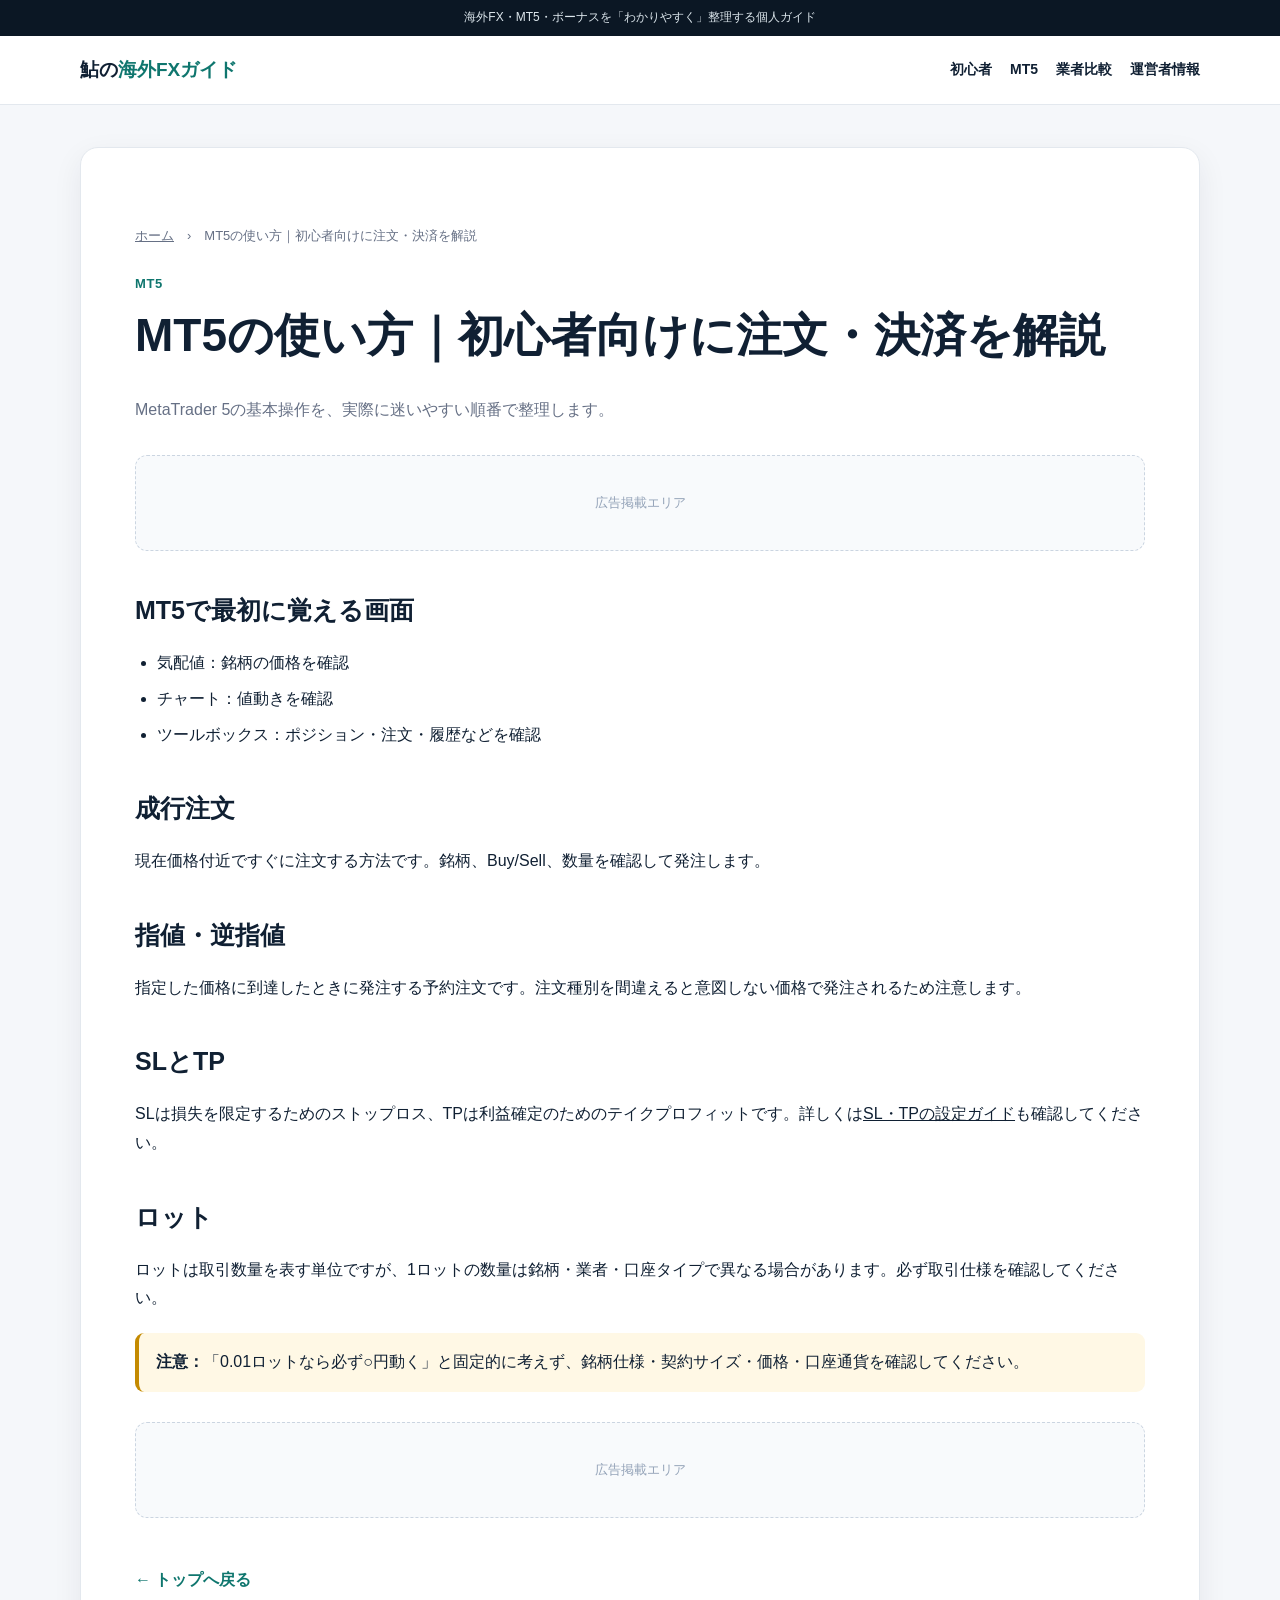
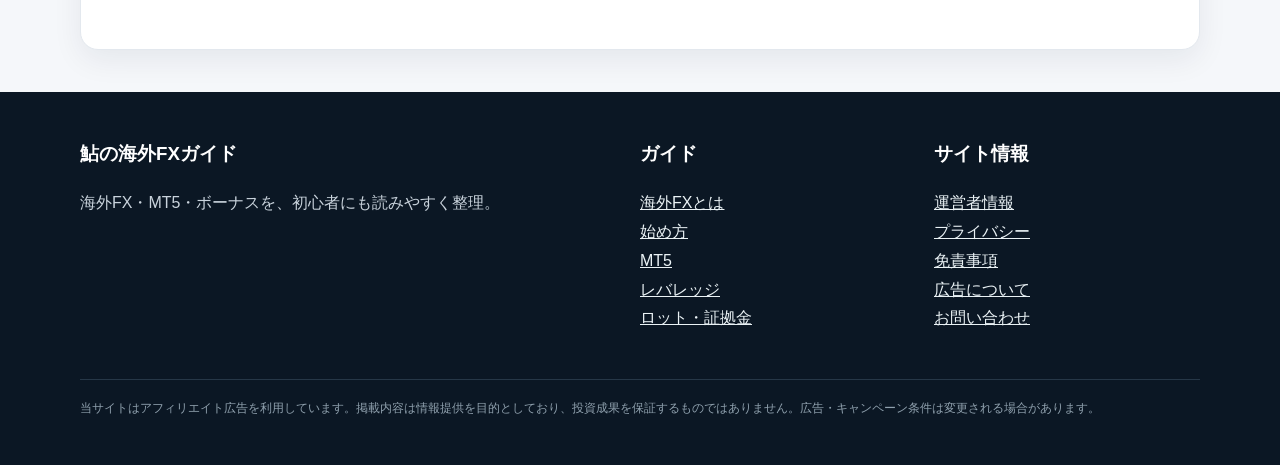
<file: mt5.html>
<!doctype html><html lang="ja"><head><meta charset="utf-8"><meta name="viewport" content="width=device-width,initial-scale=1"><meta name="description" content="MetaTrader 5の基本操作を、実際に迷いやすい順番で整理します。"><link rel="canonical" href="https://fxnavilab.github.io/ayu--fx/guide/mt5.html"><link rel="icon" href="../assets/favicon.svg"><link rel="stylesheet" href="../style.css"><title>MT5の使い方｜初心者向けに注文・決済を解説｜鮎の海外FXガイド</title><script type="application/ld+json">{"@context":"https://schema.org","@type":"WebSite","name":"鮎の海外FXガイド","url":"https://fxnavilab.github.io/ayu--fx/","description":"海外FX・MT5・ボーナスを初心者向けに整理する情報サイト"}</script></head><body><div class="topbar">海外FX・MT5・ボーナスを「わかりやすく」整理する個人ガイド</div><header class="site-header"><div class="wrap nav"><a class="brand" href="../index.html">鮎の<span>海外FXガイド</span></a><nav class="navlinks"><a href="../guide/kaigai-fx-toha.html">初心者</a><a href="../guide/mt5.html">MT5</a><a href="../#brokers">業者比較</a><a href="../about.html">運営者情報</a></nav><span class="menu">MENU</span></div></header><main><div class="wrap"><div class="article"><div class="breadcrumb"><a href="../index.html">ホーム</a>　›　MT5の使い方｜初心者向けに注文・決済を解説</div><span class="kicker">MT5</span><h1>MT5の使い方｜初心者向けに注文・決済を解説</h1><p class="lead">MetaTrader 5の基本操作を、実際に迷いやすい順番で整理します。</p><div class="ad-slot" aria-label="広告掲載エリア">広告掲載エリア</div><h2>MT5で最初に覚える画面</h2><ul><li>気配値：銘柄の価格を確認</li><li>チャート：値動きを確認</li><li>ツールボックス：ポジション・注文・履歴などを確認</li></ul><h2>成行注文</h2><p>現在価格付近ですぐに注文する方法です。銘柄、Buy/Sell、数量を確認して発注します。</p><h2>指値・逆指値</h2><p>指定した価格に到達したときに発注する予約注文です。注文種別を間違えると意図しない価格で発注されるため注意します。</p><h2>SLとTP</h2><p>SLは損失を限定するためのストップロス、TPは利益確定のためのテイクプロフィットです。詳しくは<a href="sl-tp.html">SL・TPの設定ガイド</a>も確認してください。</p><h2>ロット</h2><p>ロットは取引数量を表す単位ですが、1ロットの数量は銘柄・業者・口座タイプで異なる場合があります。必ず取引仕様を確認してください。</p><div class="warning"><strong>注意：</strong>「0.01ロットなら必ず○円動く」と固定的に考えず、銘柄仕様・契約サイズ・価格・口座通貨を確認してください。</div><div class="ad-slot" aria-label="広告掲載エリア">広告掲載エリア</div><a class="back" href="../index.html">← トップへ戻る</a></div></div></main><footer class="footer"><div class="wrap footer-grid"><div><h3>鮎の海外FXガイド</h3><p>海外FX・MT5・ボーナスを、初心者にも読みやすく整理。</p></div><div><h3>ガイド</h3><p><a href="../guide/kaigai-fx-toha.html">海外FXとは</a><br><a href="../guide/hajimekata.html">始め方</a><br><a href="../guide/mt5.html">MT5</a><br><a href="../guide/leverage.html">レバレッジ</a><br><a href="../guide/lot.html">ロット・証拠金</a></p></div><div><h3>サイト情報</h3><p><a href="../about.html">運営者情報</a><br><a href="../privacy.html">プライバシー</a><br><a href="../disclaimer.html">免責事項</a><br><a href="../affiliate.html">広告について</a><br><a href="../contact.html">お問い合わせ</a></p></div></div><div class="wrap disclosure">当サイトはアフィリエイト広告を利用しています。掲載内容は情報提供を目的としており、投資成果を保証するものではありません。広告・キャンペーン条件は変更される場合があります。</div></footer></body></html>
</file>
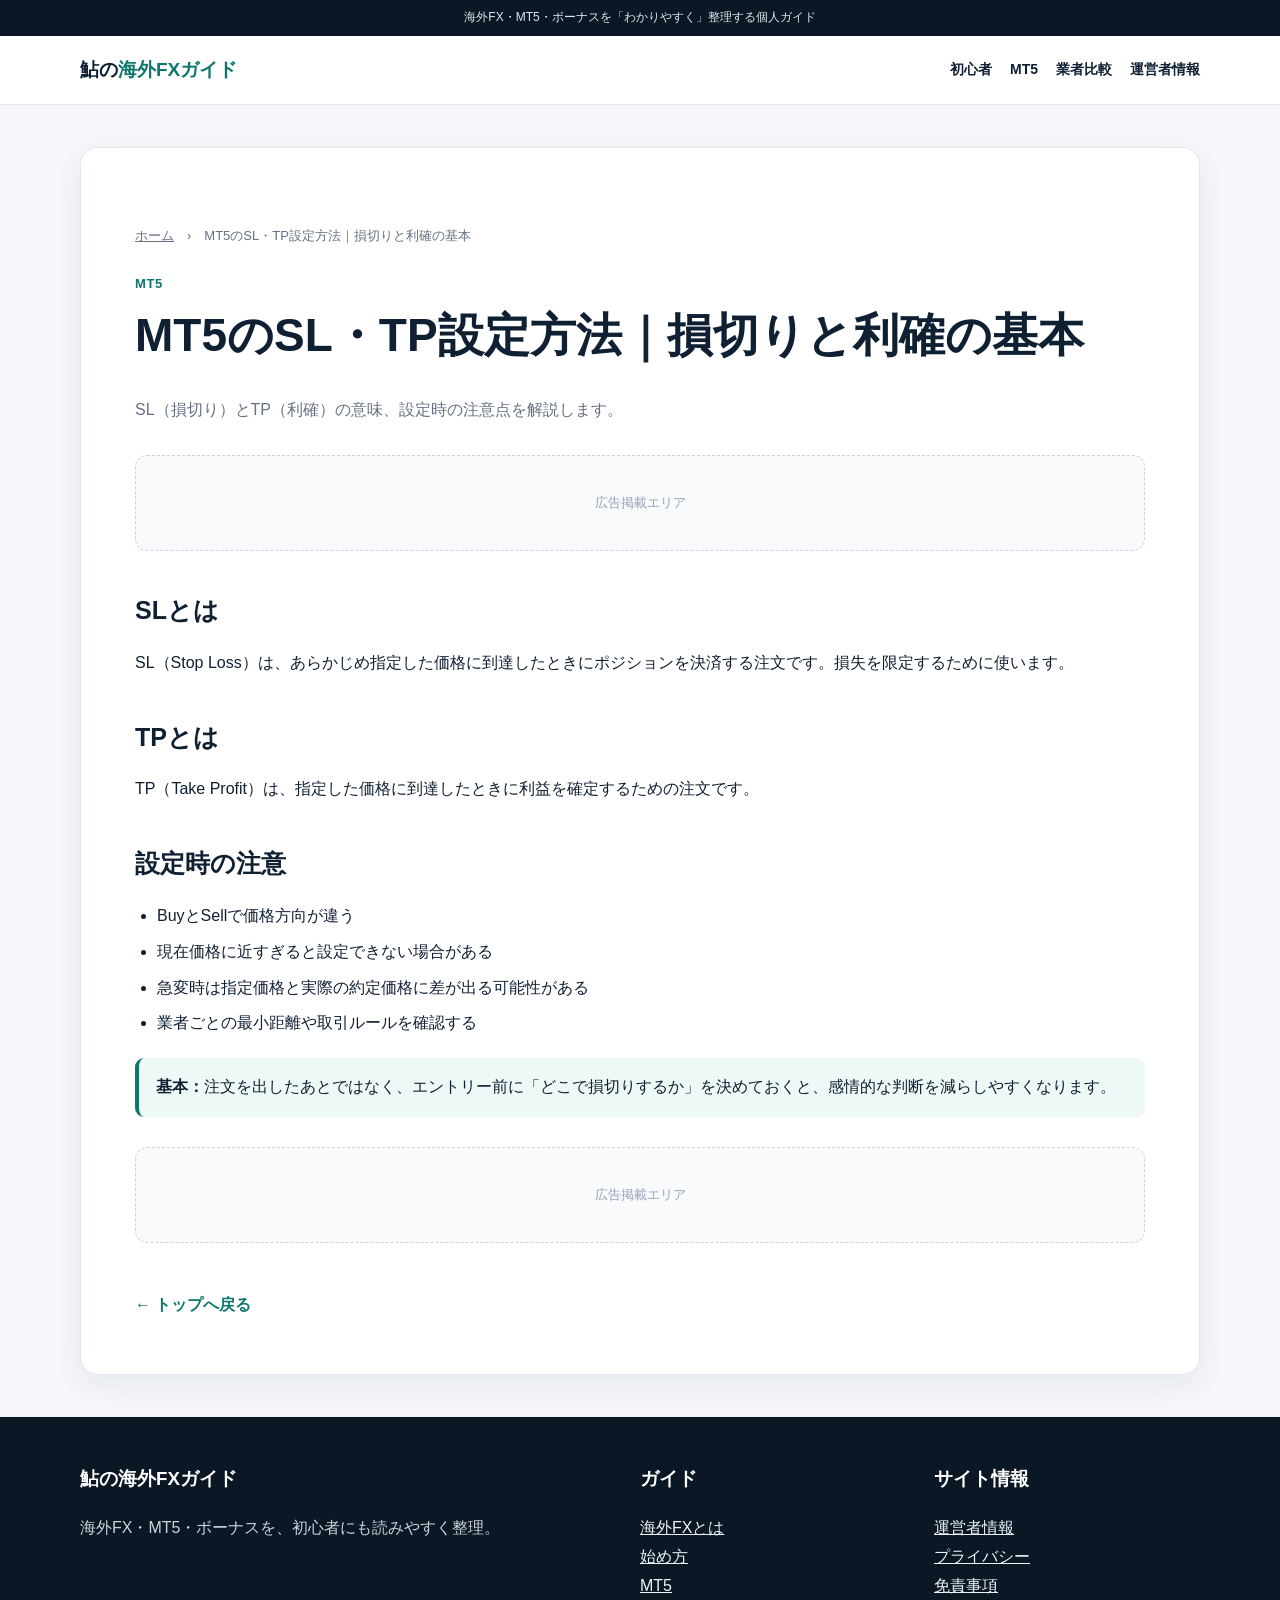
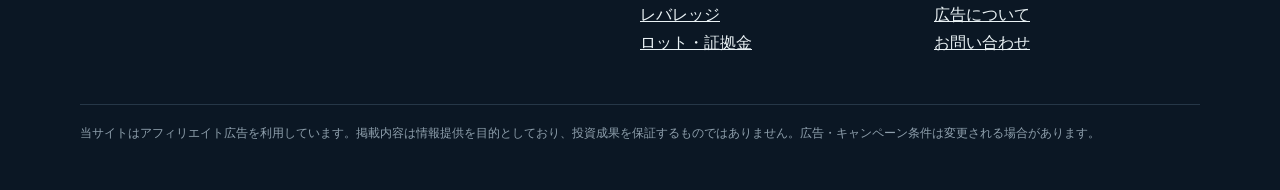
<file: sl-tp.html>
<!doctype html><html lang="ja"><head><meta charset="utf-8"><meta name="viewport" content="width=device-width,initial-scale=1"><meta name="description" content="SL（損切り）とTP（利確）の意味、設定時の注意点を解説します。"><link rel="canonical" href="https://fxnavilab.github.io/ayu--fx/guide/sl-tp.html"><link rel="icon" href="../assets/favicon.svg"><link rel="stylesheet" href="../style.css"><title>MT5のSL・TP設定方法｜損切りと利確の基本｜鮎の海外FXガイド</title><script type="application/ld+json">{"@context":"https://schema.org","@type":"WebSite","name":"鮎の海外FXガイド","url":"https://fxnavilab.github.io/ayu--fx/","description":"海外FX・MT5・ボーナスを初心者向けに整理する情報サイト"}</script></head><body><div class="topbar">海外FX・MT5・ボーナスを「わかりやすく」整理する個人ガイド</div><header class="site-header"><div class="wrap nav"><a class="brand" href="../index.html">鮎の<span>海外FXガイド</span></a><nav class="navlinks"><a href="../guide/kaigai-fx-toha.html">初心者</a><a href="../guide/mt5.html">MT5</a><a href="../#brokers">業者比較</a><a href="../about.html">運営者情報</a></nav><span class="menu">MENU</span></div></header><main><div class="wrap"><div class="article"><div class="breadcrumb"><a href="../index.html">ホーム</a>　›　MT5のSL・TP設定方法｜損切りと利確の基本</div><span class="kicker">MT5</span><h1>MT5のSL・TP設定方法｜損切りと利確の基本</h1><p class="lead">SL（損切り）とTP（利確）の意味、設定時の注意点を解説します。</p><div class="ad-slot" aria-label="広告掲載エリア">広告掲載エリア</div><h2>SLとは</h2><p>SL（Stop Loss）は、あらかじめ指定した価格に到達したときにポジションを決済する注文です。損失を限定するために使います。</p><h2>TPとは</h2><p>TP（Take Profit）は、指定した価格に到達したときに利益を確定するための注文です。</p><h2>設定時の注意</h2><ul><li>BuyとSellで価格方向が違う</li><li>現在価格に近すぎると設定できない場合がある</li><li>急変時は指定価格と実際の約定価格に差が出る可能性がある</li><li>業者ごとの最小距離や取引ルールを確認する</li></ul><div class="note"><strong>基本：</strong>注文を出したあとではなく、エントリー前に「どこで損切りするか」を決めておくと、感情的な判断を減らしやすくなります。</div><div class="ad-slot" aria-label="広告掲載エリア">広告掲載エリア</div><a class="back" href="../index.html">← トップへ戻る</a></div></div></main><footer class="footer"><div class="wrap footer-grid"><div><h3>鮎の海外FXガイド</h3><p>海外FX・MT5・ボーナスを、初心者にも読みやすく整理。</p></div><div><h3>ガイド</h3><p><a href="../guide/kaigai-fx-toha.html">海外FXとは</a><br><a href="../guide/hajimekata.html">始め方</a><br><a href="../guide/mt5.html">MT5</a><br><a href="../guide/leverage.html">レバレッジ</a><br><a href="../guide/lot.html">ロット・証拠金</a></p></div><div><h3>サイト情報</h3><p><a href="../about.html">運営者情報</a><br><a href="../privacy.html">プライバシー</a><br><a href="../disclaimer.html">免責事項</a><br><a href="../affiliate.html">広告について</a><br><a href="../contact.html">お問い合わせ</a></p></div></div><div class="wrap disclosure">当サイトはアフィリエイト広告を利用しています。掲載内容は情報提供を目的としており、投資成果を保証するものではありません。広告・キャンペーン条件は変更される場合があります。</div></footer></body></html>
</file>
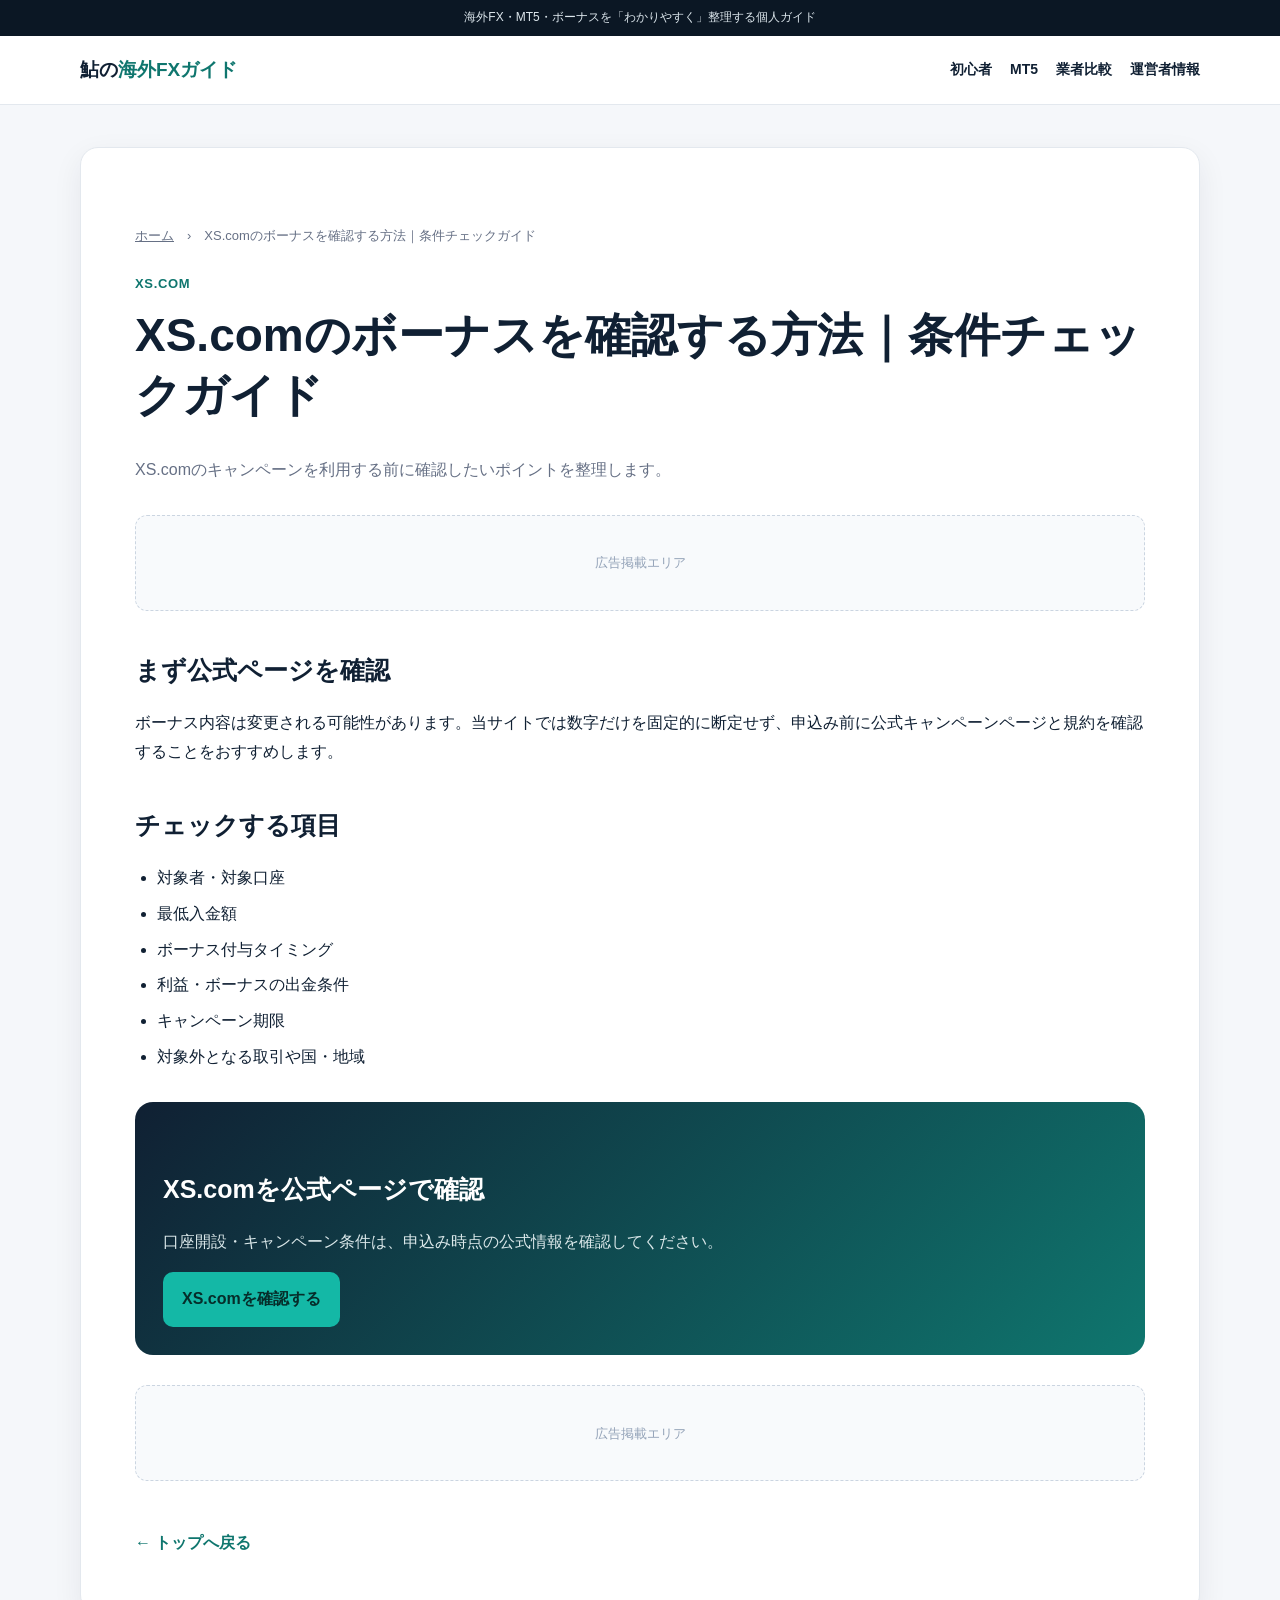
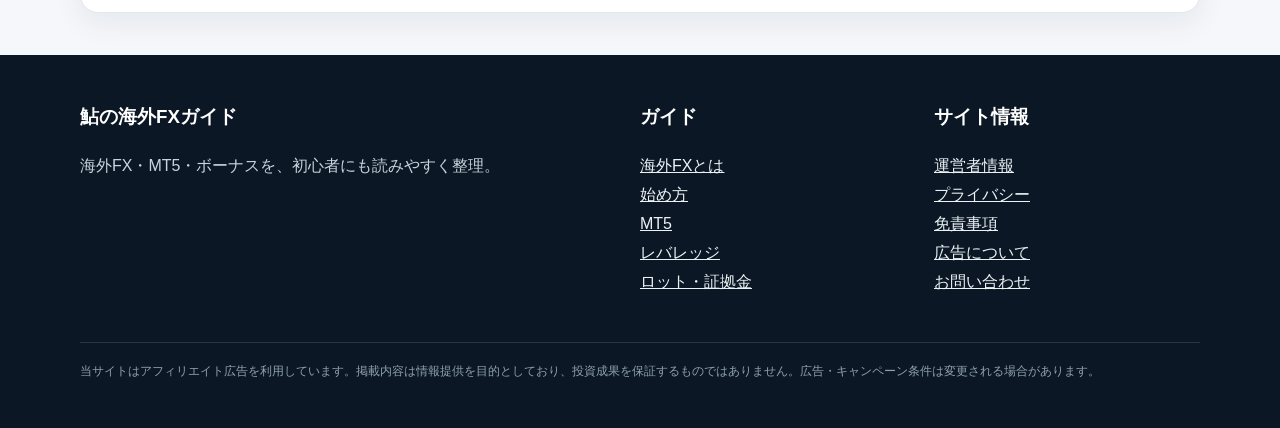
<file: xs-bonus.html>
<!doctype html><html lang="ja"><head><meta charset="utf-8"><meta name="viewport" content="width=device-width,initial-scale=1"><meta name="description" content="XS.comのキャンペーンを利用する前に確認したいポイントを整理します。"><link rel="canonical" href="https://fxnavilab.github.io/ayu--fx/guide/xs-bonus.html"><link rel="icon" href="../assets/favicon.svg"><link rel="stylesheet" href="../style.css"><title>XS.comのボーナスを確認する方法｜条件チェックガイド｜鮎の海外FXガイド</title><script type="application/ld+json">{"@context":"https://schema.org","@type":"WebSite","name":"鮎の海外FXガイド","url":"https://fxnavilab.github.io/ayu--fx/","description":"海外FX・MT5・ボーナスを初心者向けに整理する情報サイト"}</script></head><body><div class="topbar">海外FX・MT5・ボーナスを「わかりやすく」整理する個人ガイド</div><header class="site-header"><div class="wrap nav"><a class="brand" href="../index.html">鮎の<span>海外FXガイド</span></a><nav class="navlinks"><a href="../guide/kaigai-fx-toha.html">初心者</a><a href="../guide/mt5.html">MT5</a><a href="../#brokers">業者比較</a><a href="../about.html">運営者情報</a></nav><span class="menu">MENU</span></div></header><main><div class="wrap"><div class="article"><div class="breadcrumb"><a href="../index.html">ホーム</a>　›　XS.comのボーナスを確認する方法｜条件チェックガイド</div><span class="kicker">XS.COM</span><h1>XS.comのボーナスを確認する方法｜条件チェックガイド</h1><p class="lead">XS.comのキャンペーンを利用する前に確認したいポイントを整理します。</p><div class="ad-slot" aria-label="広告掲載エリア">広告掲載エリア</div><h2>まず公式ページを確認</h2><p>ボーナス内容は変更される可能性があります。当サイトでは数字だけを固定的に断定せず、申込み前に公式キャンペーンページと規約を確認することをおすすめします。</p><h2>チェックする項目</h2><ul><li>対象者・対象口座</li><li>最低入金額</li><li>ボーナス付与タイミング</li><li>利益・ボーナスの出金条件</li><li>キャンペーン期限</li><li>対象外となる取引や国・地域</li></ul><div class="cta-box"><h2>XS.comを公式ページで確認</h2><p>口座開設・キャンペーン条件は、申込み時点の公式情報を確認してください。</p><a class="btn btn-primary" href="https://my.xs.com/ja/links/go/5302" rel="sponsored nofollow noopener" target="_blank">XS.comを確認する</a></div><div class="ad-slot" aria-label="広告掲載エリア">広告掲載エリア</div><a class="back" href="../index.html">← トップへ戻る</a></div></div></main><footer class="footer"><div class="wrap footer-grid"><div><h3>鮎の海外FXガイド</h3><p>海外FX・MT5・ボーナスを、初心者にも読みやすく整理。</p></div><div><h3>ガイド</h3><p><a href="../guide/kaigai-fx-toha.html">海外FXとは</a><br><a href="../guide/hajimekata.html">始め方</a><br><a href="../guide/mt5.html">MT5</a><br><a href="../guide/leverage.html">レバレッジ</a><br><a href="../guide/lot.html">ロット・証拠金</a></p></div><div><h3>サイト情報</h3><p><a href="../about.html">運営者情報</a><br><a href="../privacy.html">プライバシー</a><br><a href="../disclaimer.html">免責事項</a><br><a href="../affiliate.html">広告について</a><br><a href="../contact.html">お問い合わせ</a></p></div></div><div class="wrap disclosure">当サイトはアフィリエイト広告を利用しています。掲載内容は情報提供を目的としており、投資成果を保証するものではありません。広告・キャンペーン条件は変更される場合があります。</div></footer></body></html>
</file>
<file: style.css>
:root{--ink:#102033;--muted:#667085;--bg:#f5f7fa;--card:#fff;--line:#e3e8ee;--accent:#0f766e;--accent2:#14b8a6;--navy:#0b1724;--gold:#d4a72c;--shadow:0 10px 30px rgba(16,32,51,.07)}*{box-sizing:border-box}html{scroll-behavior:smooth}body{margin:0;font-family:-apple-system,BlinkMacSystemFont,"Hiragino Kaku Gothic ProN","Yu Gothic",Meiryo,sans-serif;color:var(--ink);background:var(--bg);line-height:1.8}a{color:inherit}a:hover{opacity:.82}.wrap{width:min(1120px,calc(100% - 32px));margin:auto}.topbar{background:var(--navy);color:#dce6ec;font-size:12px;text-align:center;padding:7px 12px}.site-header{position:sticky;top:0;z-index:50;background:rgba(255,255,255,.96);backdrop-filter:blur(12px);border-bottom:1px solid var(--line)}.nav{height:68px;display:flex;align-items:center;justify-content:space-between;gap:20px}.brand{font-weight:900;text-decoration:none;font-size:19px}.brand span{color:var(--accent)}.navlinks{display:flex;gap:18px;font-size:14px;font-weight:800}.navlinks a{text-decoration:none}.menu{display:none}.hero{padding:76px 0 64px;background:linear-gradient(135deg,#0b1724 0%,#123b43 58%,#0f766e 100%);color:#fff}.hero-grid{display:grid;grid-template-columns:1.3fr .7fr;gap:52px;align-items:center}.eyebrow{display:inline-block;padding:5px 10px;border:1px solid rgba(255,255,255,.25);border-radius:999px;font-size:12px;letter-spacing:.08em}.hero h1{font-size:clamp(36px,5vw,62px);line-height:1.15;margin:18px 0}.hero p{color:#dbe8ea;font-size:17px}.cta-row{display:flex;flex-wrap:wrap;gap:12px;margin-top:28px}.btn{display:inline-flex;align-items:center;justify-content:center;padding:12px 18px;border-radius:10px;text-decoration:none;font-weight:800;border:1px solid transparent;transition:.15s}.btn-primary{background:var(--accent2);color:#062d2a}.btn-light{background:#fff;color:var(--ink)}.btn-outline{border-color:#b8c8cf;color:#fff}.btn-dark{background:var(--navy);color:#fff}.hero-card{background:rgba(255,255,255,.1);border:1px solid rgba(255,255,255,.2);border-radius:18px;padding:25px}.logo-mark{width:76px;height:76px;border-radius:22px;background:linear-gradient(135deg,#14b8a6,#0f766e);display:grid;place-items:center;font-size:39px;box-shadow:0 12px 28px rgba(20,184,166,.28)}.section{padding:64px 0}.section.alt{background:#fff}.section-head{margin-bottom:26px}.section h2{font-size:30px;line-height:1.3;margin:0}.lead{color:var(--muted);margin:8px 0 0}.grid{display:grid;grid-template-columns:repeat(3,1fr);gap:18px}.grid-2{grid-template-columns:repeat(2,1fr)}.card{background:var(--card);border:1px solid var(--line);border-radius:16px;padding:24px;box-shadow:var(--shadow)}.card h3{margin:0 0 8px;font-size:19px}.card p{color:var(--muted);margin:0 0 14px}.card-link{text-decoration:none}.tag{display:inline-block;font-size:12px;font-weight:900;padding:4px 8px;background:#e7f7f4;color:#0f766e;border-radius:999px;margin-bottom:12px}.broker-card{position:relative}.featured{border:2px solid rgba(20,184,166,.35)}.note,.warning{padding:15px 17px;border-radius:9px;margin:20px 0}.note{border-left:4px solid var(--accent);background:#eef9f7}.warning{border-left:4px solid #c48a00;background:#fff8e5}.article{background:#fff;border:1px solid var(--line);border-radius:18px;padding:clamp(24px,5vw,54px);box-shadow:var(--shadow);margin:42px auto}.article h1{font-size:clamp(30px,4vw,46px);line-height:1.3;margin-top:8px}.article h2{font-size:25px;line-height:1.4;margin-top:42px}.article h3{font-size:19px;margin-top:28px}.article ul{padding-left:22px}.article li{margin:7px 0}.breadcrumb{font-size:13px;color:var(--muted);margin:22px 0}.ad-slot{min-height:96px;border:1px dashed #cbd5e1;border-radius:12px;background:#f8fafc;display:flex;align-items:center;justify-content:center;color:#94a3b8;font-size:13px;margin:30px 0}.table-wrap{overflow:auto}.data-table{width:100%;border-collapse:collapse;background:#fff}.data-table th,.data-table td{padding:12px;border-bottom:1px solid var(--line);text-align:left;vertical-align:top}.data-table th{background:#f8fafc}.small{font-size:13px;color:var(--muted)}.footer{background:var(--navy);color:#c9d3dc;padding:45px 0}.footer-grid{display:grid;grid-template-columns:2fr 1fr 1fr;gap:28px}.footer h3{color:#fff;margin-top:0}.footer a{color:#eaf2f5}.disclosure{font-size:12px;color:#8fa0ad;padding-top:18px;border-top:1px solid #263747;margin-top:30px}.back{display:inline-block;margin-top:18px;color:var(--accent);font-weight:800;text-decoration:none}.kicker{color:var(--accent);font-weight:900;font-size:13px;letter-spacing:.05em}.checklist{padding-left:22px}.checklist li{margin:8px 0}.proscons{display:grid;grid-template-columns:1fr 1fr;gap:18px}.pro,.con{padding:20px;border-radius:14px}.pro{background:#eef9f7}.con{background:#fff8e5}.legal-list li{margin:9px 0}.cta-box{background:linear-gradient(135deg,#102033,#0f766e);color:#fff;border-radius:18px;padding:28px;margin:30px 0}.cta-box p{color:#dbe8ea}.pill{display:inline-block;padding:5px 9px;border-radius:999px;background:#eef2f5;color:#526170;font-size:12px;font-weight:800;margin-right:5px}.center{text-align:center}@media(max-width:800px){.navlinks{display:none}.menu{display:block;font-size:12px;font-weight:800}.hero{padding:54px 0 44px}.hero-grid{grid-template-columns:1fr;gap:26px}.grid,.grid-2,.footer-grid,.proscons{grid-template-columns:1fr}.section{padding:46px 0}.article{margin:25px auto;padding:22px}.btn{width:100%}.cta-row{display:grid}.hero-card{padding:20px}.nav{height:62px}.brand{font-size:17px}}
</file>
